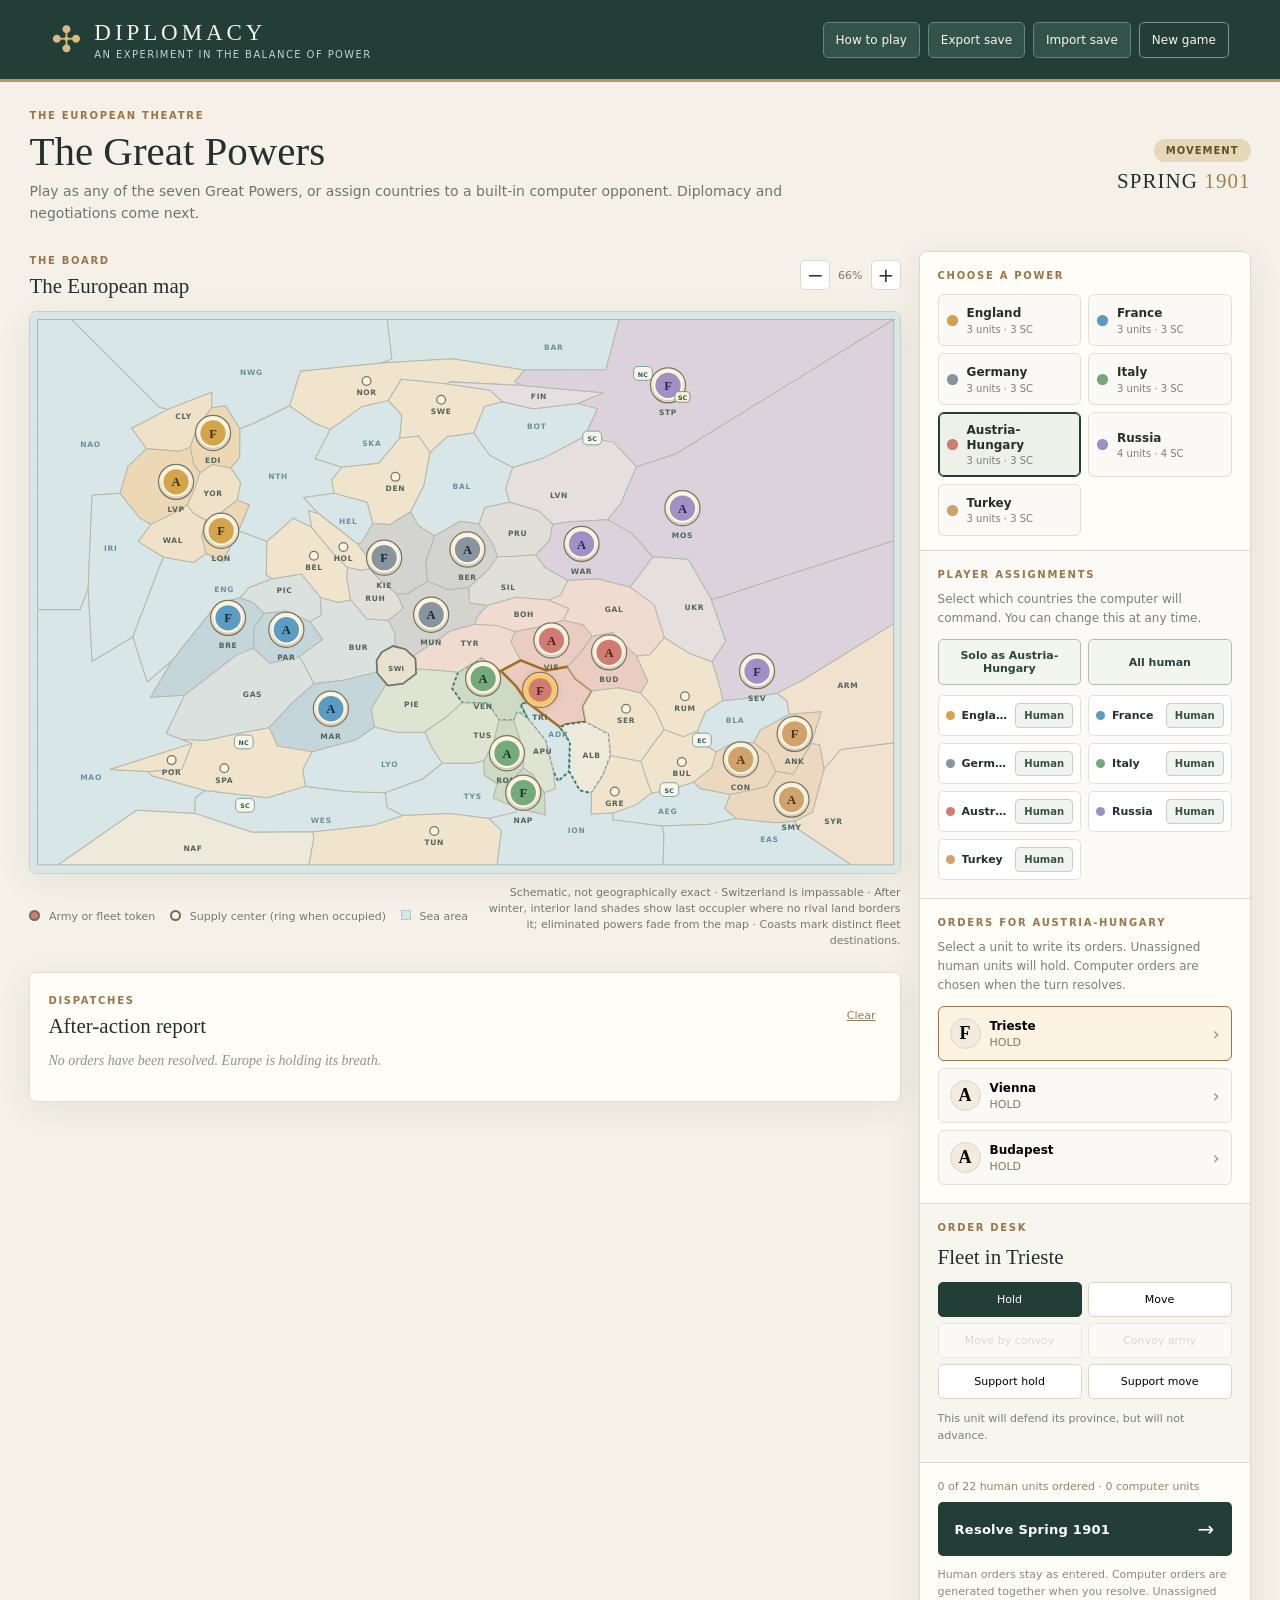
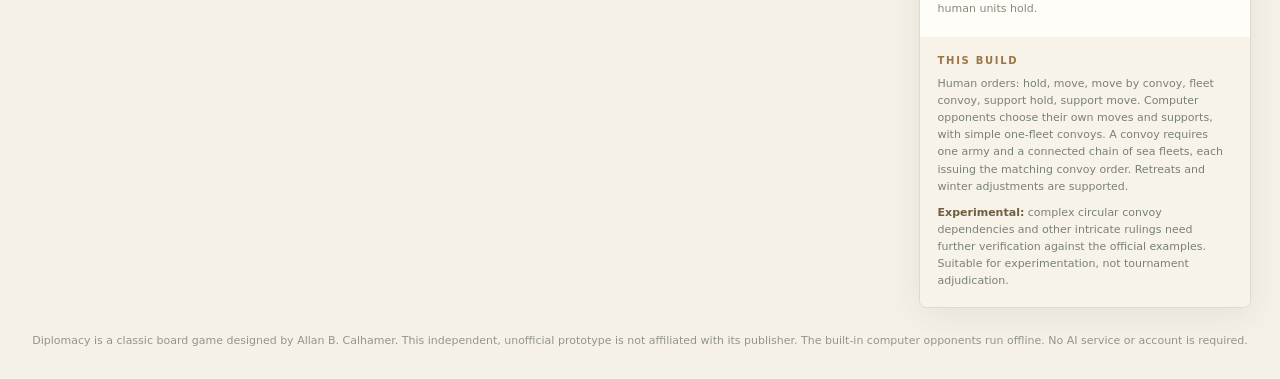
<file: index.html>
<!doctype html>
<html lang="en">
<head>
 <meta charset="utf-8" />
 <meta name="viewport" content="width=device-width,initial-scale=1" />
 <meta name="theme-color" content="#213c37" />
 <title>Diplomacy · 1901</title>
 
 <style>
:root{--forest:#223e37;--forest-dark:#192d28;--paper:#f5f1e8;--card:#fffdf8;--gold:#bb9053;--ink:#25302c;--muted:#6b766e;--line:#ddd9ce;--shadow:0 8px 35px rgba(35,48,43,.08)}
*{box-sizing:border-box}html{background:var(--paper)}body{margin:0;color:var(--ink);font-family:system-ui,-apple-system,"Segoe UI",sans-serif;font-size:14px}button,select{font:inherit}button{cursor:pointer}button:disabled{cursor:not-allowed;opacity:.48}button:focus-visible,select:focus-visible{outline:3px solid #c18d40;outline-offset:2px}.topbar{min-height:82px;display:flex;align-items:center;justify-content:space-between;gap:18px;background:var(--forest);color:#f6f1e6;padding:13px clamp(16px,4vw,60px);border-bottom:3px solid #bd955d}.brand{display:flex;align-items:center;gap:13px}.brand-mark{font-size:36px;color:#dabb7d;line-height:1}.brand-title{font-family:Georgia,serif;font-size:23px;letter-spacing:.17em}.brand-tagline{font-size:10px;text-transform:uppercase;letter-spacing:.14em;color:#c5d3cb;margin-top:3px}.header-actions{display:flex;align-items:center;gap:8px;flex-wrap:wrap}.small-button{display:inline-flex;align-items:center;justify-content:center;background:#33534a;color:#f9f4e8;border:1px solid #668478;padding:9px 12px;border-radius:5px;font-size:12px;min-height:36px}.small-button:hover{background:#416459}.small-button.ghost{background:transparent;border-color:#81958a}.file-button{cursor:pointer}main{max-width:1810px;margin:0 auto;padding:28px clamp(15px,2.3vw,38px) 20px}.page-heading{display:flex;align-items:center;justify-content:space-between;gap:30px;margin-bottom:27px}.eyebrow,.section-kicker{font-size:10px;color:#9b7547;letter-spacing:.17em;font-weight:750;text-transform:uppercase}[hidden]{display:none!important}.victory-panel{background:#fff6df;border:2px solid #b99555;border-radius:9px;padding:16px 20px;margin:-8px 0 23px;box-shadow:0 8px 22px #372b1510}.victory-panel h2{margin:3px 0 6px;color:#694d23;font-size:25px}.victory-panel p{margin:4px 0 0;color:#685a44;line-height:1.45}.power-button.eliminated{opacity:.56;border-style:dashed}.power-button.eliminated .power-name{text-decoration:line-through}.elimination-summary{font-size:11px;color:#897965;margin:10px 0 0;line-height:1.5}.victory-panel .victory-eyebrow{font-weight:800;text-transform:uppercase;letter-spacing:.12em;font-size:10px;color:#9b7547}.victory-epilogue{margin-top:15px!important;padding-top:13px;border-top:1px solid #d9bf8b;max-width:880px;font-family:Georgia,"Times New Roman",serif;font-size:17px;font-style:italic;line-height:1.55!important;color:#53442f!important}h1,h2,h3{font-family:Georgia,"Times New Roman",serif;font-weight:normal}h1{font-size:clamp(29px,3.2vw,46px);margin:9px 0 7px;line-height:1.05}h2{font-size:21px;margin:7px 0 0}.intro{color:var(--muted);margin:8px 0 0;max-width:800px;line-height:1.55}.date-panel{text-align:right;white-space:nowrap}.phase-pill{font-size:10px;letter-spacing:.1em;background:#e4d8b9;color:#625126;border-radius:25px;padding:6px 12px;font-weight:750}.date-label{font-family:Georgia,serif;font-size:21px;letter-spacing:.05em;margin-top:12px}.date-label span{color:#a47e4a}.game-layout{display:grid;grid-template-columns:minmax(0,1fr) 332px;gap:18px;align-items:start}.map-area,.sidebar{min-width:0}.panel-heading,.bulletin-header{display:flex;align-items:center;justify-content:space-between;gap:12px;margin:0 0 12px}.map-controls{display:flex;align-items:center;gap:8px;color:#7c786f;font-size:11px}.map-controls button{width:30px;height:30px;border:1px solid var(--line);background:white;border-radius:5px;color:var(--forest);font-size:20px;line-height:1}.map-viewport{border:1px solid #c9d0c6;border-radius:7px;background:#dce9e7;overflow:auto;box-shadow:var(--shadow);position:relative;max-height:min(76vh,820px);scrollbar-color:#b6c4bc transparent;touch-action:pan-x pan-y}.map-viewport svg{display:block;width:1320px;max-width:none;height:auto;user-select:none}.province{stroke:#b5b9ad;stroke-width:1.6;cursor:pointer;transition:fill .14s}.province:hover{stroke:#786544;stroke-width:3;filter:brightness(1.06)}.province.selected-cell{stroke:#a36d24;stroke-width:4}.province.legal-cell{stroke:#357a70;stroke-width:3;stroke-dasharray:5 4}.map-label{font-size:12px;font-weight:680;letter-spacing:1px;fill:#52645c;pointer-events:none;text-anchor:middle;dominant-baseline:central}.sea-label{font-size:12px;fill:#6a9298;font-weight:650;letter-spacing:1.2px}.center-occupied-rim{fill:#f9f3df;stroke:#7a7463;stroke-width:2;pointer-events:none}.center-dot{fill:#f9f3df;stroke:#7a7463;stroke-width:2;pointer-events:none}.unit-token{stroke:#fdf5df;stroke-width:3.6;cursor:pointer;filter:drop-shadow(0px 3px 2px #0003)}.unit-letter{font-size:20px;font-family:Georgia,serif;pointer-events:none;text-anchor:middle;dominant-baseline:central;font-weight:bold}.unit-selected{stroke:#f6c96d;stroke-width:7;filter:drop-shadow(0 0 7px #d18c34aa)}.unit-order-arrow{stroke:#aa682e;stroke-width:4;fill:none;marker-end:url(#arrow-head);pointer-events:none;stroke-dasharray:6 3}.map-footer{display:flex;align-items:center;gap:15px;flex-wrap:wrap;color:#737b70;font-size:11px;margin:11px 0 23px;line-height:1.45}.legend-circle{display:inline-block;width:11px;height:11px;border-radius:50%;margin-right:5px;vertical-align:-1px;border:2px solid #686f62}.unit-legend{background:#d17c73}.center-legend{background:#fff6d7}.legend-square{display:inline-block;width:10px;height:10px;background:#d4e7e8;margin-right:5px;border:1px solid #afcbcc}.map-note{flex:1;min-width:200px;text-align:right}.sidebar{background:var(--card);border:1px solid var(--line);border-radius:8px;box-shadow:var(--shadow);overflow:hidden}.side-section{padding:18px;border-bottom:1px solid var(--line)}.power-selector{padding-bottom:14px}.power-list{display:grid;grid-template-columns:repeat(2,minmax(0,1fr));gap:7px;margin-top:13px}.power-button{border:1px solid #e0ded6;border-radius:6px;background:#faf9f5;padding:10px 8px;min-height:52px;display:flex;align-items:center;gap:9px;color:var(--ink);text-align:left}.power-button:hover{border-color:#a3aa9d}.power-button.active{background:#eef1e9;border-color:var(--forest);box-shadow:inset 0 0 0 1px var(--forest)}.power-button .dot{flex-shrink:0;width:11px;height:11px;border-radius:50%;border:1px solid #0001}.power-button .power-name{font-weight:700;font-size:12px;line-height:1.2}.power-button .power-count{font-size:10px;color:#7c8077;margin-top:3px}.section-intro{font-size:12px;line-height:1.55;color:#788079;margin-top:10px}.unit-list{margin-top:12px;display:flex;flex-direction:column;gap:7px}.unit-row{display:flex;align-items:center;text-align:left;border:1px solid #e3e0d9;border-radius:6px;background:#faf9f5;padding:11px;gap:9px;width:100%}.unit-row.active{border-color:#997645;background:#fcf3e3}.unit-row:hover{border-color:#b29b77}.unit-icon{font-family:Georgia,serif;font-size:18px;font-weight:bold;display:grid;place-items:center;width:31px;height:31px;flex-shrink:0;border:1px solid #ded4c3;border-radius:50%;background:#f1ecdf}.unit-row .unit-info{flex:1;min-width:0}.unit-place{font-size:12px;font-weight:700}.unit-command{font-size:11px;color:#8d7755;margin-top:3px;overflow:hidden;text-overflow:ellipsis;white-space:nowrap}.unit-chevron{font-size:17px;color:#978b76}.editor-panel{background:#f6f5ee}.editor-title{font-family:Georgia,serif;font-size:21px;margin:12px 0}.order-modes{display:grid;grid-template-columns:repeat(2,1fr);gap:6px;margin:12px 0}.mode-btn{padding:10px 7px;font-size:11px;background:#fff;border:1px solid #d5d7ca;border-radius:5px}.mode-btn.active{background:var(--forest);color:white;border-color:var(--forest)}.field-label{display:block;color:#5c675f;font-size:11px;font-weight:700;margin:11px 0 6px}.order-select{display:block;width:100%;padding:10px 9px;background:white;color:var(--ink);border:1px solid #d5d6ca;border-radius:5px;font-size:12px}.editor-help{color:#788179;font-size:11px;line-height:1.5;margin:12px 0 0}.advance-section{padding:17px 18px 20px;background:#fffdf7}.progress-label{font-size:11px;color:#8b8578;margin-bottom:9px}.advance-button{width:100%;background:var(--forest);color:white;border:0;border-radius:5px;display:flex;align-items:center;justify-content:space-between;padding:15px 17px;font-size:13px;font-weight:700;letter-spacing:.02em}.advance-button:hover{background:#355b4f}.advance-button span{font-size:20px;font-weight:normal}.advance-footnote{font-size:11px;color:#89897f;line-height:1.55;margin-top:10px}.fine-print{background:#f7f3e8;border-bottom:0}.fine-print p{font-size:11px;line-height:1.55;color:#798077;margin:9px 0 0}.fine-print strong{color:#705e43}.bulletin{background:#fffdf8;border:1px solid #e1ded6;border-radius:7px;padding:18px;box-shadow:var(--shadow)}.bulletin-header{margin-bottom:10px}.text-button{background:none;border:none;color:#977e5e;text-decoration:underline;font-size:11px}.empty-report{color:#8e938b;font-style:italic;font-family:Georgia,serif}.report-list{max-height:400px;overflow:auto;display:grid;gap:7px}.report-entry{font-size:11px;border-left:3px solid #c6b394;background:#f7f5ee;padding:8px 10px;line-height:1.4}.report-entry.success{border-color:#73a18c}.report-entry.fail{border-color:#bd7263}.report-heading{font-family:Georgia,serif;font-size:15px;margin:10px 0}.choice-row{display:flex;gap:8px;align-items:center;margin:8px 0}.choice-row select{min-width:0;flex:1}.choice-row button{border:1px solid #c8b79e;background:#faf7ef;border-radius:4px;padding:8px}.stat-note{font-size:11px;color:#837f70;margin:10px 0}footer{font-size:11px;line-height:1.5;color:#92958b;margin:25px 0 10px;text-align:center}dialog{border:1px solid #c4b699;border-radius:9px;padding:0;max-width:540px;width:calc(100% - 30px);box-shadow:0 30px 100px #0005;background:#fffdf8}dialog::backdrop{background:#1e3129a9}.dialog-inner{padding:23px 28px 28px}.dialog-top{display:flex;justify-content:space-between;align-items:flex-start}.dialog-top h2{margin-bottom:16px}.dialog-inner p{line-height:1.6;color:#59655d;font-size:13px}.dialog-close{border:0;background:none;font-size:24px;color:#68716a}.rule-note{background:#f3f0e6;padding:12px;color:#776d59;font-size:11px;line-height:1.5;margin:15px 0}.dialog-inner .advance-button{margin-top:14px}
@media(max-width:980px){.game-layout{grid-template-columns:minmax(0,1fr)}.sidebar{display:grid;grid-template-columns:1fr 1fr}.power-selector{grid-column:1/-1}.power-list{grid-template-columns:repeat(7,minmax(0,1fr))}.power-button{padding:8px 6px;flex-direction:column;text-align:center;min-height:67px}.power-button .power-name{font-size:10px}.side-section{border-right:1px solid var(--line)}.advance-section{display:flex;flex-direction:column;justify-content:center}.fine-print{grid-column:1/-1}.map-viewport{max-height:600px}}
@media(max-width:620px){.topbar{align-items:flex-start;flex-direction:column;gap:11px;padding:14px 16px}.header-actions{gap:6px}.small-button{padding:7px 8px;font-size:11px;min-height:32px}.brand-title{font-size:20px}.brand-tagline{font-size:9px}.page-heading{align-items:flex-start;gap:10px;margin-bottom:18px}.date-label{font-size:15px}.phase-pill{font-size:9px;padding:5px 8px}h1{font-size:28px}.intro{font-size:12px}.sidebar{display:block}.power-list{grid-template-columns:repeat(4,1fr)}.power-button{flex-direction:row;text-align:left;min-height:52px}.map-footer{gap:7px 12px}.map-note{text-align:left;min-width:100%;}.map-viewport{max-height:500px}.bulletin{padding:14px}}

/* Neutral Switzerland and the fleet-specific coasts */
.swiss-territory{fill:#e8e1d0;stroke:#6b746a;stroke-width:2.8;pointer-events:auto;cursor:not-allowed}
.swiss-label{font-size:11px;font-weight:850;letter-spacing:.6px;fill:#52655e;text-anchor:middle;dominant-baseline:central;pointer-events:none}
.coast-tag{pointer-events:none}
.coast-tag rect{fill:#faf7e9;stroke:#729ca0;stroke-width:1.5;opacity:.96}
.coast-tag text{font-size:10px;font-weight:800;letter-spacing:.3px;fill:#285968;text-anchor:middle;dominant-baseline:central}
.coast-tag-active{pointer-events:auto;cursor:pointer}
.coast-tag-active rect{fill:#c2ebe1;stroke:#19796c;stroke-width:2.6}
.coast-tag-active:hover rect{fill:#a0ded1}
.unit-coast-back{fill:#f7f0d9;stroke:#637d72;stroke-width:1.2;pointer-events:none}
.unit-coast-label{font-size:10px;fill:#2d4c44;font-weight:800;text-anchor:middle;dominant-baseline:central;pointer-events:none}
.coast-choices{display:grid;grid-template-columns:1fr 1fr;gap:10px;margin:18px 0 8px}
.coast-choice{border:1px solid #9bbab2;color:#214a42;background:#edf4ed;padding:15px 10px;border-radius:6px;font-weight:700;cursor:pointer}
.coast-choice:hover{background:#d8e8e0}


/* V8: computer player assignments */
.player-settings{background:#fbfaf6}.assignment-presets{display:flex;gap:7px;margin:12px 0 10px;flex-wrap:wrap}.assignment-preset{border:1px solid #b9bcae;background:#f3f5ef;color:#28463d;border-radius:5px;padding:9px 10px;font-size:11px;font-weight:650;flex:1;min-width:112px}.assignment-preset:hover{background:#e6eee7}.controller-list{display:grid;grid-template-columns:repeat(2,minmax(0,1fr));gap:7px}.controller-item{display:flex;align-items:center;gap:7px;font-size:11px;background:#fff;border:1px solid #e3e1d8;border-radius:5px;padding:7px;min-width:0}.controller-name{flex:1;min-width:0;font-weight:650;white-space:nowrap;overflow:hidden;text-overflow:ellipsis}.controller-dot{width:9px;height:9px;flex-shrink:0;border-radius:50%}.controller-toggle{border:1px solid #c9cfc4;border-radius:4px;background:#f0f4ef;color:#375147;font-weight:750;font-size:10px;padding:6px 8px;min-width:44px}.controller-toggle.computer{background:#e1e8f1;color:#37546d;border-color:#b8c7d7}.power-button .power-count em{font-style:normal;font-weight:750;color:#466b84}.ai-notice{font-size:12px;line-height:1.55;border:1px solid #d8e0e6;background:#edf2f5;border-radius:5px;padding:11px;color:#486070}.power-button.computer-controlled{border-style:dashed}@media(max-width:600px){.controller-list{grid-template-columns:repeat(2,minmax(0,1fr))}.controller-item{padding:6px;gap:5px}.controller-toggle{padding:6px}}
</style>
</head>
<body>
 <header class="topbar">
  <div class="brand"><div class="brand-mark">✣</div><div><div class="brand-title">DIPLOMACY</div><div class="brand-tagline">An experiment in the balance of power</div></div></div>
  <div class="header-actions">
   <button class="small-button" id="helpBtn">How to play</button>
   <button class="small-button" id="exportBtn">Export save</button>
   <label class="small-button file-button" for="importFile">Import save<input id="importFile" type="file" accept=".json,application/json" hidden /></label>
   <button class="small-button ghost" id="resetBtn">New game</button>
  </div>
 </header>
 <main>
  <div class="page-heading">
   <div><div class="eyebrow">THE EUROPEAN THEATRE</div><h1 id="mainTitle">The Great Powers</h1><p class="intro">Play as any of the seven Great Powers, or assign countries to a built-in computer opponent. Diplomacy and negotiations come next.</p></div>
   <div class="date-panel"><span id="phasePill" class="phase-pill">MOVEMENT</span><div id="dateLabel" class="date-label">SPRING <span>1901</span></div></div>
  </div>
  <section class="victory-panel" id="victoryPanel" hidden aria-live="polite"><div class="victory-eyebrow">THE GAME IS OVER · SOLO VICTORY</div><h2 id="victoryTitle">A power has conquered Europe</h2><p id="victoryDescription">The game is complete.</p><p id="victoryEpilogue" class="victory-epilogue"></p></section>
  <div class="game-layout">
   <section class="map-area">
    <div class="panel-heading"><div><span class="section-kicker">THE BOARD</span><h2>The European map</h2></div><div class="map-controls"><button id="zoomOut" title="Zoom out">−</button><span id="zoomPct">100%</span><button id="zoomIn" title="Zoom in">+</button></div></div>
    <div class="map-viewport" id="mapViewport" aria-label="Interactive schematic Diplomacy map"><svg id="gameMap" role="img" aria-label="Map of Diplomacy provinces and units" viewBox="0 0 1390 895"></svg></div>
    <div class="map-footer"><span><i class="legend-circle unit-legend"></i> Army or fleet token</span><span><i class="legend-circle center-legend"></i> Supply center (ring when occupied)</span><span><i class="legend-square"></i> Sea area</span><span class="map-note">Schematic, not geographically exact · Switzerland is impassable · After winter, interior land shades show last occupier where no rival land borders it; eliminated powers fade from the map · Coasts mark distinct fleet destinations.</span></div>
    <section class="bulletin"><div class="bulletin-header"><div><span class="section-kicker">DISPATCHES</span><h2>After-action report</h2></div><button id="clearReport" class="text-button">Clear</button></div><div id="reportBody"><p class="empty-report">No orders have been resolved. Europe is holding its breath.</p></div></section>
   </section>
   <aside class="sidebar">
    <section class="side-section power-selector"><div class="section-kicker">CHOOSE A POWER</div><div id="powerList" class="power-list"></div><p id="eliminationSummary" class="elimination-summary" hidden></p></section>
    <section class="side-section player-settings"><div class="section-kicker">PLAYER ASSIGNMENTS</div><p class="section-intro">Select which countries the computer will command. You can change this at any time.</p><div class="assignment-presets"><button class="assignment-preset" id="soloPreset" type="button">Solo as selected power</button><button class="assignment-preset" id="allHumanPreset" type="button">All human</button></div><div id="controllerList" class="controller-list"></div></section>
    <section class="side-section"><div class="section-kicker">ORDERS FOR <span id="powerTitle">AUSTRIA-HUNGARY</span></div><div class="section-intro">Select a unit to write its orders. Unassigned human units will hold. Computer orders are chosen when the turn resolves.</div><div id="unitList" class="unit-list"></div></section>
    <section class="side-section editor-panel" id="editorPanel"><div class="section-kicker">ORDER DESK</div><div id="editor"></div></section>
    <section class="advance-section"><div class="progress-label" id="ordersCount">0 of 22 units ordered</div><button id="advanceBtn" class="advance-button">Resolve Spring 1901 <span>→</span></button><div class="advance-footnote" id="advanceHint">Unassigned units hold. This button resolves all seven powers simultaneously.</div></section>
    <section class="side-section fine-print"><div class="section-kicker">THIS BUILD</div><p>Human orders: hold, move, move by convoy, fleet convoy, support hold, support move. Computer opponents choose their own moves and supports, with simple one-fleet convoys. A convoy requires one army and a connected chain of sea fleets, each issuing the matching convoy order. Retreats and winter adjustments are supported.</p><p><strong>Experimental:</strong> complex circular convoy dependencies and other intricate rulings need further verification against the official examples. Suitable for experimentation, not tournament adjudication.</p></section>
   </aside>
  </div>
  <footer>Diplomacy is a classic board game designed by Allan B. Calhamer. This independent, unofficial prototype is not affiliated with its publisher. The built-in computer opponents run offline. No AI service or account is required.</footer>
 </main>
 <dialog id="coastDialog" aria-labelledby="coastDialogTitle"><div class="dialog-inner"><div class="dialog-top"><div><div class="section-kicker">FLEET MOVEMENT</div><h2 id="coastDialogTitle">Choose a coast</h2></div><button class="dialog-close" id="closeCoast" aria-label="Cancel">×</button></div><p id="coastExplanation">Select the destination coast for your fleet.</p><div id="coastChoices" class="coast-choices"></div></div></dialog>
 <dialog id="helpDialog"><div class="dialog-inner"><div class="dialog-top"><div><div class="section-kicker">FIELD GUIDE</div><h2>How to play this prototype</h2></div><button class="dialog-close" id="closeHelp" aria-label="Close">×</button></div>
  <p><strong>1. Assign players.</strong> Select a country, then use “Solo as selected power” to let the computer run the other six. Or mark individual countries Human or Computer. All-human hot seat play is still available. A player with no units and no supply centers is eliminated. The first Great Power to hold at least 18 supply centers after a Fall wins immediately. Your choices are saved with the game.</p>
  <p><strong>2. Give human orders.</strong> Select a unit and choose Hold, Move, Convoy move (army), Convoy (sea fleet), Support hold, or Support move. Alternatively, click a unit on the map and then a highlighted province to order an ordinary move. Issue convoy moves from the order desk. Repeat for the other powers. You can leave units unassigned: they hold.</p>
  <p><strong>3. Resolve.</strong> The computer supplies legal orders for its countries only when you press Resolve; you can’t see its choices beforehand. Your own orders are never overwritten. The after-action report shows outcomes. If any units are dislodged, enter retreats; otherwise the game advances to the next phase.</p>
  <p><strong>4. Continue.</strong> A power wins immediately after a Fall when it controls 18 of the 34 supply centers. Eliminated powers (no units and no centers) are noted, and their former non-center land shading is reassigned or becomes sepia where disputed. Computer powers automatically choose retreats, builds, and disbands. Fall supply-center capture and winter builds/disbands are implemented. Sea fleets can convoy armies to coastal provinces, including over multisea chains. A dislodged fleet breaks its convoy route unless another valid route survives. A dislodged unit cannot retreat into the province its attacker came from, even if it is empty.</p>
  <p><strong>5. Keep your game.</strong> Autosave stores the position on this device. Export a JSON backup to preserve it or import one later.</p>
  <div class="rule-note">Switzerland is impassable. Rome and Venice share a regular land border; armies can move directly between them. After each winter, non-supply-center land adopts the last occupant’s color unless adjacent to land shaded or owned by another power. This color has no rule effect. Convoys need an army order to move by convoy and matching orders from every fleet in a sea-route chain. The NC / SC / EC badges mark separate fleet-access coasts of St. Petersburg, Spain and Bulgaria. Province labels are abbreviated on the map. Hover or tap to select a province and read its full name in the order editor.</div>
  <button id="startBtn" class="advance-button">Enter the map <span>→</span></button></div></dialog>
 <script>
// A hand-drawn schematic atlas for standard Diplomacy (1901), not a facsimile of the published map.
// Province graph and starting positions are separate from the rendered geography.
const POWERS = [
  {id:'eng', name:'England', short:'ENG', color:'#d4a44a', ink:'#3f3013'},
  {id:'fra', name:'France', short:'FRA', color:'#5c9cc2', ink:'#102d3b'},
  {id:'ger', name:'Germany', short:'GER', color:'#88949e', ink:'#17252c'},
  {id:'ita', name:'Italy', short:'ITA', color:'#75aa7c', ink:'#16371f'},
  {id:'aus', name:'Austria-Hungary', short:'AUS', color:'#d17c73', ink:'#47231f'},
  {id:'rus', name:'Russia', short:'RUS', color:'#9f91c5', ink:'#322547'},
  {id:'tur', name:'Turkey', short:'TUR', color:'#d1a36c', ink:'#50341c'},
];
// x and y are schematic screen coordinates aligned with a graph-faithful polygon atlas.
// [name, x, y, kind, homePower?]  kind: 's' supply center, 'l' land, 'w' water
const RAW = {
 nao:['North Atlantic',80,210,'w'], nwg:['Norwegian Sea',335,95,'w'], bar:['Barents Sea',820,55,'w'],
 nth:['North Sea',380,260,'w'], ska:['Skagerrak',530,208,'w'], hel:['Heligoland Bight',493,332,'w'],
 bal:['Baltic Sea',674,277,'w'], bot:['Gulf of Bothnia',793,180,'w'],
 iri:['Irish Sea',118,375,'w'], eng:['English Channel',294,441,'w'], mao:['Mid-Atlantic Ocean',80,740,'w'],
 wes:['Western Mediterranean',448,810,'w'], lyo:['Gulf of Lyon',560,720,'w'], tys:['Tyrrhenian Sea',692,771,'w'],
 ion:['Ionian Sea',858,825,'w'], adr:['Adriatic Sea',827,672,'w'], aeg:['Aegean Sea',1002,795,'w'],
 eas:['Eastern Mediterranean',1165,840,'w'], bla:['Black Sea',1110,650,'w'],
 cly:['Clyde',245,161,'l','eng'], edi:['Edinburgh',289,204,'s','eng'], lvp:['Liverpool',233,283,'s','eng'],
 yor:['Yorkshire',292,283,'l','eng'], wal:['Wales',228,358,'l','eng'], lon:['London',320,356,'s','eng'],
 nor:['Norway',528,94,'s'], swe:['Sweden',657,121,'s'], fin:['Finland',812,129,'l','rus'],
 stp:['St Petersburg',1018,129,'s','rus'], lvn:['Livonia',844,287,'l','rus'], mos:['Moscow',1041,325,'s','rus'],
 bre:['Brest',305,489,'s','fra'], pic:['Picardy',406,438,'l','fra'], par:['Paris',410,516,'s','fra'],
 bur:['Burgundy',524,529,'l','fra'], gas:['Gascony',355,605,'l','fra'], mar:['Marseilles',480,645,'s','fra'],
 bel:['Belgium',460,398,'s'], hol:['Holland',509,374,'s'], den:['Denmark',583,275,'s'],
 kie:['Kiel',565,404,'s','ger'], ber:['Berlin',698,391,'s','ger'], mun:['Munich',640,495,'s','ger'],
 ruh:['Ruhr',551,451,'l','ger'], pru:['Prussia',778,347,'l','ger'], sil:['Silesia',763,433,'l','ger'],
 por:['Portugal',175,720,'s'], spa:['Spain',310,740,'s'], naf:['North Africa',260,850,'l'],
 tun:['Tunis',646,829,'s'],
 pie:['Piedmont',609,621,'l','ita'], ven:['Venice',738,580,'s','ita'], tus:['Tuscany',722,669,'l','ita'],
 rom:['Rome',758,707,'s','ita'], apu:['Apulia',818,696,'l','ita'], nap:['Naples',786,780,'s','ita'],
 tyr:['Tyrolia',702,523,'l','aus'], boh:['Bohemia',788,477,'l','aus'], vie:['Vienna',833,529,'s','aus'],
 tri:['Trieste',814,615,'s','aus'], bud:['Budapest',927,554,'s','aus'], gal:['Galicia',932,469,'l','aus'],
 war:['Warsaw',880,382,'s','rus'], ukr:['Ukraine',1060,465,'l','rus'], sev:['Sevastopol',1160,585,'s','rus'],
 alb:['Albania',896,701,'l'], ser:['Serbia',951,645,'s'], rum:['Rumania',1045,625,'s'],
 bul:['Bulgaria',1040,730,'s'], gre:['Greece',933,777,'s'],
 con:['Constantinople',1135,725,'s','tur'], ank:['Ankara',1220,685,'s','tur'],
 smy:['Smyrna',1215,790,'s','tur'], arm:['Armenia',1305,590,'l','tur'], syr:['Syria',1282,807,'l','tur'],
};
const PROVINCES = Object.fromEntries(Object.entries(RAW).map(([id,v])=> [id,{id,name:v[0],x:v[1],y:v[2],kind:v[3],home:v[4]||null}]));
const CENTERS = Object.keys(PROVINCES).filter(k=>PROVINCES[k].kind==='s');
const SEAS = Object.keys(PROVINCES).filter(k=>PROVINCES[k].kind==='w');

// Complete undirected ARMY graph of land borders; links from a water province are illegal.
const ARMY_PAIRS = `
 alb-tri alb-ser alb-gre
 ank-con ank-smy ank-arm
 apu-ven apu-rom apu-nap
 arm-smy arm-syr arm-sev
 bel-pic bel-bur bel-ruh bel-hol
 ber-kie ber-mun ber-sil ber-pru
 boh-mun boh-tyr boh-vie boh-gal boh-sil
 bre-par bre-pic bre-gas
 bud-vie bud-tri bud-ser bud-rum bud-gal
 bul-rum bul-ser bul-gre bul-con
 bur-par bur-pic bur-ruh bur-mun bur-mar bur-gas
 cly-edi cly-lvp
 con-smy
 den-kie den-swe
 edi-lvp edi-yor
 fin-nor fin-swe fin-stp
 gal-vie gal-rum gal-ukr gal-war gal-sil
 gas-par gas-mar gas-spa
 gre-ser
 hol-ruh hol-kie
 kie-ruh kie-mun
 lon-wal lon-yor
 lvn-pru lvn-war lvn-mos lvn-stp
 lvp-yor lvp-wal
 mar-spa mar-pie
 mos-stp mos-war mos-ukr mos-sev
 mun-ruh mun-sil mun-tyr
 naf-tun
 nap-rom
 nor-swe nor-stp
 par-pic par-bur
 pic-bel
 pie-ven pie-tyr pie-tus
 por-spa
 pru-sil pru-war
 rom-tus rom-ven
 ruh-bel
 rum-ser rum-ukr rum-sev
 ser-tri ser-gre
 sev-ukr
 sil-war
 smy-syr
 spa-por
 stp-fin
 swe-fin
 tri-tyr tri-vie tri-ven
 tun-naf
 tus-ven
 tyr-vie tyr-ven
 ukr-war
 ven-tri
 vie-bud
 wal-yor
 war-gal
`;
// Uncoasted keys are sea spaces or single-coast land provinces.
// A fleet occupying a two-coast province carries the /nc, /sc or /ec qualifier.
const FLEET_PAIRS = `
 nao-nwg nao-iri nao-mao nao-cly nao-lvp
 nwg-bar nwg-nth nwg-nor nwg-cly nwg-edi
 bar-nor bar-stp/nc
 nth-ska nth-hel nth-eng nth-edi nth-yor nth-lon nth-bel nth-hol nth-den nth-nor
 ska-nor ska-swe ska-den
 hel-hol hel-kie hel-den
 bal-den bal-swe bal-bot bal-lvn bal-pru bal-ber bal-kie
 bot-swe bot-fin bot-stp/sc bot-lvn
 mao-iri mao-eng mao-wes mao-bre mao-gas mao-spa/nc mao-spa/sc mao-por mao-naf
 iri-eng iri-lvp iri-wal
 eng-lon eng-wal eng-pic eng-bre eng-bel
 wes-lyo wes-tys wes-spa/sc wes-naf wes-tun
 lyo-tys lyo-spa/sc lyo-mar lyo-pie lyo-tus
 tys-ion tys-tun tys-tus tys-rom tys-nap
 ion-adr ion-aeg ion-eas ion-tun ion-nap ion-apu ion-alb ion-gre
 adr-ven adr-tri adr-alb adr-apu
 aeg-eas aeg-gre aeg-bul/sc aeg-con aeg-smy
 eas-smy eas-syr
 bla-rum bla-bul/ec bla-con bla-ank bla-arm bla-sev
 cly-lvp cly-edi
 edi-yor
 lvp-wal
 wal-lon
 yor-lon
 nor-stp/nc nor-swe
 swe-fin swe-den
 fin-stp/sc
 den-kie den-swe
 kie-hol kie-ber
 hol-bel
 bel-pic
 pic-bre
 bre-gas
 gas-spa/nc
 spa/nc-por spa/sc-por spa/sc-mar
 mar-pie
 pie-tus
 tus-rom
 rom-nap
 nap-apu
 apu-ven
 ven-tri
 tri-alb
 alb-gre
 gre-bul/sc
 bul/sc-con bul/ec-con bul/ec-rum
 rum-sev
 sev-arm
 arm-ank
 ank-con
 con-smy
 smy-syr
 lvn-pru lvn-stp/sc
 pru-ber
 naf-tun
`;
function makeGraph(pairs){
 const out={};
 for(const [a,b] of pairs.trim().split(/\s+/).map(t=>t.split('-'))){
  if(!a||!b)continue;
  (out[a] ||= new Set()).add(b);
  (out[b] ||= new Set()).add(a);
 }
 return Object.fromEntries(Object.entries(out).map(([k,v])=>[k,[...v].sort()]));
}
const ARMY_GRAPH=makeGraph(ARMY_PAIRS), FLEET_GRAPH=makeGraph(FLEET_PAIRS);
const INITIAL_UNITS = [
 ['eng','f','lon'], ['eng','f','edi'], ['eng','a','lvp'],
 ['fra','f','bre'], ['fra','a','par'], ['fra','a','mar'],
 ['ger','f','kie'], ['ger','a','ber'], ['ger','a','mun'],
 ['ita','f','nap'], ['ita','a','ven'], ['ita','a','rom'],
 ['aus','f','tri'], ['aus','a','vie'], ['aus','a','bud'],
 ['rus','f','stp','sc'], ['rus','f','sev'], ['rus','a','mos'], ['rus','a','war'],
 ['tur','f','ank'], ['tur','a','con'], ['tur','a','smy'],
];
function toProvince(k){return (k||'').split('/')[0]}
function display(k){
 const [id,coast]=String(k).split('/');
 return (PROVINCES[id]?.name||id)+(coast?` (${coast.toUpperCase()})`:'');
}
function unitNode(unit){return unit.type==='f' && unit.coast?`${unit.at}/${unit.coast}`:unit.at}
function fleetNeighbors(unit){return FLEET_GRAPH[unitNode(unit)]||[]}
function destinations(unit){return unit.type==='a'?(ARMY_GRAPH[unit.at]||[]):fleetNeighbors(unit)}
function mayReach(unit,to){return destinations(unit).includes(to)}

// Cartographic influence is NOT a rule of Diplomacy: only supply centers have ownership.
// Keep the last unit to occupy each non-center land space, even if it later moves on.
function ensureVisualState(game){
 if(!game.visualOwners || typeof game.visualOwners!=='object')game.visualOwners={};
 if(!game.lastVisitors || typeof game.lastVisitors!=='object')game.lastVisitors={};
 for(const p of Object.values(PROVINCES))if(p.kind==='l' && !Object.hasOwn(game.visualOwners,p.id))game.visualOwners[p.id]=p.home||null;
}
function recordLandVisitors(game){
 ensureVisualState(game);
 for(const u of game.units)if(PROVINCES[u.at]?.kind==='l'){
  game.lastVisitors[u.at]=u.power;
  // A real occupation supersedes any inferred post-elimination map shading.
  if(game.eliminationRegions && !game.eliminated?.[u.power])delete game.eliminationRegions[u.at];
 }
}
function applyWinterShading(game){
 ensureVisualState(game);
 // Check all borders against the SAME pre-winter snapshot, never partially updated colors.
 const old={...game.visualOwners};
 function landOwner(id){const p=PROVINCES[id];return p?.kind==='s'?game.owned[id]||null:p?.kind==='l'?old[id]||null:null;}
 for(const p of Object.values(PROVINCES)){
  if(p.kind!=='l')continue; // Never recolor water or supply centers.
  const visitor=game.lastVisitors[p.id];
  if(!visitor || game.eliminated?.[visitor] || game.eliminationRegions?.[p.id])continue;
  const besideAnotherPower=(ARMY_GRAPH[p.id]||[]).some(id=>{const owner=landOwner(id);return owner && owner!==visitor;});
  if(!besideAnotherPower)game.visualOwners[p.id]=visitor;
 }
}

// A speculative epilogue, not another win condition. Every power receives its own ending.
const VICTORY_EPILOGUES = {
 eng: 'The Royal Navy has secured the continent as decisively as the seas. Europe must now be governed from London, where the Cabinet discovers that controlling every port is considerably easier than reconciling the peoples behind them.',
 fra: 'Paris announces a new continental settlement: one code of law, one system of weights and measures, and an alarming number of prefects. The Republic speaks of fraternity; the new provinces wonder when they will be consulted.',
 ger: 'Berlin declares the European balance of power obsolete: there are no longer enough independent powers to balance. The general staff turns from campaign maps to railway schedules, while the civilian government begins the more difficult business of keeping the peace.',
 ita: 'The dream of Italian unity has produced the unforeseen side effect of European unity. Rome celebrates another empire; its ministers discover that crossing the Alps was simpler than administering everything on the other side.',
 aus: 'The Habsburg court proclaims a continental peace, in every language of the monarchy and several more besides. Vienna has united Europe by force of arms; the imperial civil service must now establish precisely what “united” means.',
 rus: 'The imperial eagles fly westward toward the Atlantic. St. Petersburg promises order across the continent, although its ministers soon discover that an empire of this size has more railway lines to build than bureaucrats to supervise them.',
 tur: 'The Sublime Porte announces the restoration of Ottoman greatness on a scale beyond any sultan’s imagining. From Istanbul, the grand vizier must now master the politics of capitals that once seemed very far away.'
};

// Endgame state is a rule; influence coloring is only a presentation layer.
const SOLO_VICTORY_CENTERS=18;
function centerCount(g,id){return Object.values(g.owned).filter(owner=>owner===id).length;}
function eliminated(g,id){return Boolean(g.eliminated?.[id]);}
function provinceInfluenceSource(g,id){
 const p=PROVINCES[id];
 if(!p || p.kind==='w')return null;
 const idOwner=p.kind==='s'?g.owned[id]:g.eliminationRegions?.[id]?null:g.visualOwners?.[id];
 return idOwner && !eliminated(g,idOwner)?idOwner:null;
}
function shadeFormerTerritories(g){
 ensureVisualState(g);
 const former=Object.keys(g.eliminationRegions||{});
 if(!former.length)return;
 // Use authentic (not inferred) surviving territories as sources in a
 // shortest-path, land-only calculation. A disputed border is sepia.
 const sources=new Map();
 for(const p of Object.values(PROVINCES)){
  const owner=provinceInfluenceSource(g,p.id);
  if(owner)sources.set(p.id,owner);
 }
 for(const id of former){
  const adjacent=new Set((ARMY_GRAPH[id]||[]).map(n=>sources.get(n)).filter(Boolean));
  if(adjacent.size>1){g.visualOwners[id]=null;continue;}
  let near=new Set(),min=Infinity;
  const seen=new Set([id]),queue=[[id,0]];
  for(let i=0;i<queue.length;i++){
   const [at,d]=queue[i];if(d>min)break;
   if(d>0 && sources.has(at)){
    if(d<min){min=d;near=new Set();}
    near.add(sources.get(at));continue;
   }
   for(const next of ARMY_GRAPH[at]||[]){
    if(seen.has(next)||PROVINCES[next]?.kind==='w')continue;
    seen.add(next);queue.push([next,d+1]);
   }
  }
  g.visualOwners[id]=near.size===1?[...near][0]:null;
 }
}
function discoverEliminations(g){
 ensureVisualState(g);
 g.eliminated ||= {};
 g.eliminationRegions ||= {};
 const newly=[];
 for(const p of POWERS){
  if(eliminated(g,p.id)||centerCount(g,p.id)>0)continue;
  if(g.units.some(u=>u.power===p.id)||(g.retreats||[]).some(u=>u.power===p.id))continue;
  g.eliminated[p.id]={year:g.year,season:g.season};newly.push(p.id);
 }
 if(newly.length){
  for(const p of Object.values(PROVINCES)){
   if(p.kind==='l'&&newly.includes(g.visualOwners[p.id])){
    g.eliminationRegions[p.id]=g.visualOwners[p.id];
    g.visualOwners[p.id]=null;
   }
  }
  shadeFormerTerritories(g);
 }
 return newly;
}
function addEliminationDispatches(g,ids){
 if(!ids.length)return;
 const lines=ids.map(id=>`${POWERS.find(p=>p.id===id).name.toUpperCase()} ELIMINATED — no units or supply centers remain.`);
 if(g.result?.logs)g.result.logs.push(...lines);
 g.history.push({year:g.year,season:g.season,logs:lines});
}
function declareSoloVictory(g,restored=false){
 if(g.victory)return false;
 const champion=POWERS.find(p=>centerCount(g,p.id)>=SOLO_VICTORY_CENTERS);
 if(!champion)return false;
 const owned=centerCount(g,champion.id);
 g.victory={power:champion.id,centers:owned,year:g.year,season:g.season,restored:Boolean(restored)};
 g.phase='finished';g.orders={};delete g.retreats;delete g.retreatOrders;delete g.adjustOrders;
 const line=`${champion.name.toUpperCase()} WINS — ${owned} of 34 supply centers (18 required).`;
 if(!restored){
  if(g.result?.logs)g.result.logs.push(line);
  g.history.push({year:g.year,season:g.season,logs:[line]});
 }
 return true;
}
function reconcileEndgameOnLoad(g){
 // Older autosaves may have progressed beyond 18 centers. Recognize them on
 // opening without claiming to know the exact historical victory date.
 discoverEliminations(g);
 if(g.victory)g.phase='finished';
 else declareSoloVictory(g,true);
 shadeFormerTerritories(g);
}

function initialGame(){
 const owned=Object.fromEntries(CENTERS.map(id=>[id,PROVINCES[id].home||null]));
 return {year:1901,season:'Spring',phase:'orders',units:INITIAL_UNITS.map(([power,type,at,coast])=>({id:`${power}-${type}-${at}`,power,type,at,coast:coast||null})),owned,orders:{},result:null,history:[],visualOwners:Object.fromEntries(Object.values(PROVINCES).filter(p=>p.kind==='l').map(p=>[p.id,p.home||null])),lastVisitors:{}};
}

</script>
 <script>
// Hand-built exact-contact polygon atlas, with Switzerland excised as impassable terrain.
// Province boundaries are schematic; fleet coasts are represented separately.
const ATLAS_CELLS = {"nao":[[[207.5,152.5],[67.0,12.0],[12.0,12.0],[12.0,475.0],[80.0,475.0],[92.7,441.7],[99.0,292.5],[143.7,289.3],[156.5,246.5],[186.0,218.0],[162.5,185.5],[220.0,155.3]]],"nwg":[[[67.0,12.0],[207.5,152.5],[220.0,155.3],[290.0,128.0],[289.7,153.3],[312.0,149.5],[334.7,186.3],[357.5,177.5],[414.3,149.7],[431.5,94.5],[561.0,81.3],[577.5,75.0],[570.0,12.0]]],"bar":[[[940.0,12.0],[570.0,12.0],[577.5,75.0],[561.0,81.3],[674.0,74.5],[788.7,92.7],[919.0,92.0]]],"nth":[[[357.5,177.5],[334.7,186.3],[334.5,232.0],[320.3,249.0],[336.0,271.5],[330.7,299.7],[350.0,308.0],[331.3,352.3],[337.0,350.5],[378.0,366.3],[420.0,329.0],[449.7,344.0],[444.5,317.0],[460.7,322.0],[436.5,296.0],[485.3,289.0],[481.5,267.5],[497.7,247.7],[455.0,234.0],[479.3,187.3],[454.0,177.0],[414.3,149.7]]],"ska":[[[571.7,141.0],[529.0,151.0],[479.3,187.3],[455.0,234.0],[497.7,247.7],[556.5,241.5],[590.0,201.3],[593.5,164.5]]],"hel":[[[485.3,289.0],[436.5,296.0],[460.7,322.0],[501.0,353.0],[522.3,370.0],[529.0,368.0],[547.0,337.0],[538.0,303.5]]],"bal":[[[665.5,199.0],[638.0,224.3],[628.5,276.0],[607.3,318.7],[619.5,340.5],[645.7,357.3],[686.0,334.0],[716.7,338.3],[726.0,312.0],[765.3,303.7],[759.0,282.0],[770.3,248.0],[733.5,228.5],[708.0,192.7]]],"bot":[[[725.0,150.5],[708.0,192.7],[733.5,228.5],[770.3,248.0],[818.5,233.5],[885.0,198.7],[905.5,154.5],[874.3,146.0],[802.5,154.5],[754.0,143.3]]],"iri":[[[99.0,292.5],[92.7,441.7],[99.0,557.5],[164.0,518.7],[206.0,408.0],[213.3,391.3],[173.0,366.5],[193.0,338.7],[175.5,329.0],[143.7,289.3]]],"eng":[[[280.7,385.0],[261.0,399.5],[213.3,391.3],[206.0,408.0],[164.0,518.7],[187.0,590.5],[226.3,556.7],[299.5,465.0],[335.0,456.0],[350.0,439.5],[386.7,425.7],[377.0,419.5],[378.0,366.3],[337.0,350.5],[331.3,352.3],[307.0,398.5]]],"mao":[[[246.7,611.3],[192.5,614.5],[226.3,556.7],[187.0,590.5],[164.0,518.7],[99.0,557.5],[92.7,441.7],[80.0,475.0],[12.0,475.0],[12.0,882.0],[45.0,882.0],[170.0,795.0],[262.7,800.0],[264.0,775.0],[279.3,763.3],[195.0,740.0],[188.3,733.3],[127.5,730.0],[258.8,688.3],[242.28,681.98],[217.5,672.5]]],"wes":[[[379.0,775.0],[279.3,763.3],[264.0,775.0],[262.7,800.0],[354.0,830.0],[451.3,829.7],[547.0,819.5],[595.3,803.3],[570.0,790.5],[566.7,767.0],[504.0,765.0],[439.3,756.7]]],"lyo":[[[520.0,682.5],[450.0,701.7],[435.0,730.0],[439.3,756.7],[504.0,765.0],[566.7,767.0],[626.0,745.5],[658.0,720.0],[641.0,694.5],[630.3,670.0],[584.5,670.5],[549.7,662.0]]],"tys":[[[707.0,720.0],[658.0,720.0],[626.0,745.5],[566.7,767.0],[570.0,790.5],[595.3,803.3],[669.0,800.0],[732.0,808.3],[775.0,798.0],[778.7,792.0],[739.0,775.5],[745.3,752.7],[725.0,739.0],[724.0,715.7]]],"ion":[[[820.7,767.0],[822.0,802.5],[778.7,792.0],[775.0,798.0],[732.0,808.3],[752.0,827.0],[745.0,882.0],[1010.0,882.0],[1011.5,832.5],[1008.3,820.0],[930.0,810.0],[931.0,799.0],[895.5,801.0],[895.7,767.7],[877.0,763.0],[860.3,732.7],[842.5,748.5],[834.3,731.0],[838.0,760.5]]],"adr":[[[793.0,622.3],[782.5,626.0],[794.3,649.3],[822.5,684.0],[834.3,731.0],[842.5,748.5],[860.3,732.7],[861.5,686.5],[845.7,662.7],[820.5,643.5]]],"aeg":[[[1021.0,762.5],[991.7,767.3],[967.5,786.0],[931.0,799.0],[930.0,810.0],[1008.3,820.0],[1083.5,817.5],[1127.3,808.3],[1108.5,792.5],[1117.3,770.0],[1068.5,760.0],[1059.0,750.0]]],"eas":[[[1083.5,817.5],[1008.3,820.0],[1011.5,832.5],[1010.0,882.0],[1310.0,882.0],[1223.5,823.5],[1220.7,812.3],[1190.0,815.0],[1127.3,808.3]]],"bla":[[[1135.0,617.5],[1105.0,620.0],[1077.5,637.5],[1065.0,668.3],[1075.0,690.0],[1095.0,701.7],[1122.5,687.5],[1155.0,686.7],[1165.0,667.5],[1211.7,641.7],[1207.5,620.0],[1191.7,608.3]]],"cly":[[[289.7,153.3],[290.0,128.0],[220.0,155.3],[162.5,185.5],[186.0,218.0],[239.0,222.0],[255.7,216.0],[267.0,182.5]]],"edi":[[[267.0,182.5],[255.7,216.0],[261.0,243.5],[271.3,256.7],[290.5,243.5],[320.3,249.0],[334.5,232.0],[334.7,186.3],[312.0,149.5],[289.7,153.3]]],"lvp":[[[239.0,222.0],[186.0,218.0],[156.5,246.5],[143.7,289.3],[175.5,329.0],[193.0,338.7],[230.5,320.5],[251.0,308.0],[262.5,283.0],[271.3,256.7],[261.0,243.5],[255.7,216.0]]],"yor":[[[262.5,283.0],[251.0,308.0],[260.0,320.5],[280.0,332.3],[306.0,319.5],[330.7,299.7],[336.0,271.5],[320.3,249.0],[290.5,243.5],[271.3,256.7]]],"wal":[[[230.5,320.5],[193.0,338.7],[173.0,366.5],[213.3,391.3],[261.0,399.5],[280.7,385.0],[274.0,357.0],[280.0,332.3],[260.0,320.5],[251.0,308.0]]],"lon":[[[330.7,299.7],[306.0,319.5],[280.0,332.3],[274.0,357.0],[280.7,385.0],[307.0,398.5],[331.3,352.3],[350.0,308.0]]],"nor":[[[431.5,94.5],[414.3,149.7],[454.0,177.0],[479.3,187.3],[529.0,151.0],[571.7,141.0],[592.5,107.5],[665.7,114.7],[670.0,111.5],[786.0,117.3],[773.0,111.5],[788.7,92.7],[674.0,74.5],[561.0,81.3]]],"swe":[[[592.5,107.5],[571.7,141.0],[593.5,164.5],[590.0,201.3],[620.0,198.0],[638.0,224.3],[665.5,199.0],[708.0,192.7],[725.0,150.5],[754.0,143.3],[734.5,125.0],[665.7,114.7]]],"fin":[[[734.5,125.0],[754.0,143.3],[802.5,154.5],[874.3,146.0],[915.0,129.0],[786.0,117.3],[670.0,111.5],[665.7,114.7]]],"stp":[[[773.0,111.5],[786.0,117.3],[915.0,129.0],[874.3,146.0],[905.5,154.5],[885.0,198.7],[931.0,208.0],[967.7,247.0],[1029.5,227.0],[1378.0,12.0],[940.0,12.0],[919.0,92.0],[788.7,92.7]]],"lvn":[[[818.5,233.5],[770.3,248.0],[759.0,282.0],[765.3,303.7],[811.0,317.0],[834.0,338.7],[862.0,334.5],[921.7,331.3],[942.5,306.0],[967.7,247.0],[931.0,208.0],[885.0,198.7]]],"mos":[[[1378.0,365.0],[1378.0,12.0],[1029.5,227.0],[967.7,247.0],[942.5,306.0],[921.7,331.3],[960.5,353.5],[993.7,390.7],[1050.5,395.0],[1087.0,458.3],[1100.5,455.0]]],"bre":[[[299.5,465.0],[226.3,556.7],[192.5,614.5],[246.7,611.3],[330.0,547.0],[356.7,536.7],[357.5,502.5],[373.7,481.0],[355.5,463.5],[335.0,456.0]]],"pic":[[[386.7,425.7],[350.0,439.5],[335.0,456.0],[355.5,463.5],[373.7,481.0],[408.0,477.0],[446.7,494.3],[465.0,483.5],[463.3,455.0],[433.0,418.0]]],"par":[[[357.5,502.5],[356.7,536.7],[382.5,560.5],[429.7,550.0],[467.0,522.5],[446.7,494.3],[408.0,477.0],[373.7,481.0]]],"bur":[[[446.7,494.3],[467.0,522.5],[429.7,550.0],[439.5,567.0],[453.0,593.0],[502.0,587.0],[553.925,574.505],[553.0,556.0],[561.0,543.0],[579.0,533.0],[583.079,534.02],[582.0,512.0],[571.7,491.7],[537.5,490.0],[511.7,459.3],[492.0,463.5],[463.3,455.0],[465.0,483.5]]],"gas":[[[330.0,547.0],[246.7,611.3],[217.5,672.5],[242.28,681.98],[280.91,683.56],[332.5,672.5],[381.7,663.3],[417.5,625.0],[453.0,593.0],[439.5,567.0],[429.7,550.0],[382.5,560.5],[356.7,536.7]]],"mar":[[[502.0,587.0],[453.0,593.0],[417.5,625.0],[381.7,663.3],[395.0,692.5],[450.0,701.7],[520.0,682.5],[549.7,662.0],[544.5,633.0],[568.712,593.309],[554.0,576.0],[553.925,574.505]]],"bel":[[[420.0,329.0],[378.0,366.3],[377.0,419.5],[386.7,425.7],[433.0,418.0],[463.3,455.0],[492.0,463.5],[511.7,459.3],[505.5,424.5],[506.7,407.7],[484.5,386.0],[449.7,344.0]]],"hol":[[[460.7,322.0],[444.5,317.0],[449.7,344.0],[484.5,386.0],[506.7,407.7],[530.0,412.5],[541.7,409.7],[537.0,389.0],[522.3,370.0],[501.0,353.0]]],"den":[[[556.5,241.5],[497.7,247.7],[481.5,267.5],[485.3,289.0],[538.0,303.5],[547.0,337.0],[574.0,339.5],[607.3,318.7],[628.5,276.0],[638.0,224.3],[620.0,198.0],[590.0,201.3]]],"kie":[[[574.0,339.5],[547.0,337.0],[529.0,368.0],[522.3,370.0],[537.0,389.0],[541.7,409.7],[558.0,427.5],[585.3,450.0],[602.5,449.5],[634.3,430.0],[631.5,397.5],[645.7,357.3],[619.5,340.5],[607.3,318.7]]],"ber":[[[716.7,338.3],[686.0,334.0],[645.7,357.3],[631.5,397.5],[634.3,430.0],[669.0,443.0],[700.3,439.7],[730.5,412.0],[746.3,390.3],[738.0,369.0]]],"mun":[[[585.3,450.0],[595.5,473.0],[571.7,491.7],[582.0,512.0],[583.079,534.02],[599.0,538.0],[611.089,549.334],[671.0,509.0],[710.0,498.3],[714.0,486.0],[730.3,468.3],[701.5,464.0],[700.3,439.7],[669.0,443.0],[634.3,430.0],[602.5,449.5]]],"ruh":[[[505.5,424.5],[511.7,459.3],[537.5,490.0],[571.7,491.7],[595.5,473.0],[585.3,450.0],[558.0,427.5],[541.7,409.7],[530.0,412.5],[506.7,407.7]]],"pru":[[[765.3,303.7],[726.0,312.0],[716.7,338.3],[738.0,369.0],[746.3,390.3],[770.5,390.0],[807.0,387.3],[829.0,364.5],[834.0,338.7],[811.0,317.0]]],"sil":[[[770.5,390.0],[746.3,390.3],[730.5,412.0],[700.3,439.7],[701.5,464.0],[730.3,468.3],[775.5,455.0],[827.7,459.7],[847.5,451.0],[858.3,428.0],[821.5,407.5],[807.0,387.3]]],"por":[[[258.8,688.3],[127.5,730.0],[188.3,733.3],[242.5,730.0]]],"spa":[[[332.5,672.5],[280.91,683.56],[242.28,681.98],[258.8,688.3],[242.5,730.0],[188.3,733.3],[195.0,740.0],[279.3,763.3],[379.0,775.0],[439.3,756.7],[435.0,730.0],[450.0,701.7],[395.0,692.5],[381.7,663.3]]],"naf":[[[262.7,800.0],[170.0,795.0],[45.0,882.0],[445.0,882.0],[453.0,839.5],[451.3,829.7],[354.0,830.0]]],"tun":[[[547.0,819.5],[451.3,829.7],[453.0,839.5],[445.0,882.0],[745.0,882.0],[752.0,827.0],[732.0,808.3],[669.0,800.0],[595.3,803.3]]],"pie":[[[655.5,572.0],[615.677,569.244],[616.0,577.0],[595.0,593.0],[571.0,596.0],[568.712,593.309],[544.5,633.0],[549.7,662.0],[584.5,670.5],[630.3,670.0],[665.5,645.0],[689.7,623.3],[673.5,600.5],[683.0,574.7]]],"ven":[[[751.3,572.7],[720.0,551.5],[683.0,574.7],[673.5,600.5],[689.7,623.3],[730.0,624.5],[748.0,651.0],[772.0,652.0],[778.0,638.0],[794.3,649.3],[782.5,626.0],[793.0,622.3],[776.0,597.5]]],"tus":[[[665.5,645.0],[630.3,670.0],[641.0,694.5],[658.0,720.0],[707.0,720.0],[724.0,715.7],[740.0,688.0],[748.0,651.0],[730.0,624.5],[689.7,623.3]]],"rom":[[[772.0,652.0],[748.0,651.0],[740.0,688.0],[724.0,715.7],[725.0,739.0],[745.3,752.7],[772.0,743.5],[787.3,727.7],[788.0,701.5]]],"apu":[[[794.3,649.3],[778.0,638.0],[772.0,652.0],[788.0,701.5],[787.3,727.7],[802.0,738.0],[820.7,767.0],[838.0,760.5],[834.3,731.0],[822.5,684.0]]],"nap":[[[787.3,727.7],[772.0,743.5],[745.3,752.7],[739.0,775.5],[778.7,792.0],[822.0,802.5],[820.7,767.0],[802.0,738.0]]],"tyr":[[[611.089,549.334],[615.0,553.0],[615.677,569.244],[655.5,572.0],[683.0,574.7],[720.0,551.5],[751.3,572.7],[758.0,569.0],[783.0,555.7],[767.5,526.0],[774.3,509.7],[745.0,500.0],[710.0,498.3],[671.0,509.0]]],"boh":[[[827.7,459.7],[775.5,455.0],[730.3,468.3],[714.0,486.0],[710.0,498.3],[745.0,500.0],[774.3,509.7],[810.5,503.0],[851.0,491.7],[860.0,473.0]]],"vie":[[[851.0,491.7],[810.5,503.0],[774.3,509.7],[767.5,526.0],[783.0,555.7],[823.5,572.0],[858.0,566.0],[880.0,541.5],[897.3,517.3],[882.5,499.0]]],"tri":[[[758.0,569.0],[751.3,572.7],[776.0,597.5],[793.0,622.3],[820.5,643.5],[845.7,662.7],[855.0,658.0],[887.0,653.7],[882.5,630.0],[897.3,604.7],[870.5,584.5],[858.0,566.0],[823.5,572.0],[783.0,555.7]]],"bud":[[[880.0,541.5],[858.0,566.0],[870.5,584.5],[897.3,604.7],[939.0,599.5],[974.3,608.0],[986.0,589.5],[968.0,549.3],[929.5,511.5],[897.3,517.3]]],"gal":[[[847.5,451.0],[827.7,459.7],[860.0,473.0],[851.0,491.7],[882.5,499.0],[897.3,517.3],[929.5,511.5],[968.0,549.3],[988.5,547.0],[1012.3,519.7],[996.0,467.0],[957.3,438.7],[906.0,425.5],[858.3,428.0]]],"war":[[[921.7,331.3],[862.0,334.5],[834.0,338.7],[829.0,364.5],[807.0,387.3],[821.5,407.5],[858.3,428.0],[906.0,425.5],[957.3,438.7],[970.0,423.5],[993.7,390.7],[960.5,353.5]]],"ukr":[[[993.7,390.7],[970.0,423.5],[957.3,438.7],[996.0,467.0],[1012.3,519.7],[1052.5,545.0],[1088.3,558.3],[1110.0,525.0],[1087.0,458.3],[1050.5,395.0]]],"sev":[[[1378.0,497.5],[1378.0,365.0],[1100.5,455.0],[1087.0,458.3],[1110.0,525.0],[1088.3,558.3],[1102.5,605.0],[1105.0,620.0],[1135.0,617.5],[1191.7,608.3],[1232.5,587.5]]],"alb":[[[887.0,653.7],[855.0,658.0],[845.7,662.7],[861.5,686.5],[860.3,732.7],[877.0,763.0],[895.7,767.7],[914.5,739.0],[926.7,707.7],[923.5,673.0]]],"ser":[[[882.5,630.0],[887.0,653.7],[923.5,673.0],[926.7,707.7],[942.0,711.0],[974.7,717.3],[995.5,687.5],[1012.0,666.7],[998.0,635.0],[974.3,608.0],[939.0,599.5],[897.3,604.7]]],"rum":[[[988.5,547.0],[968.0,549.3],[986.0,589.5],[974.3,608.0],[998.0,635.0],[1012.0,666.7],[1042.5,677.5],[1065.0,668.3],[1077.5,637.5],[1105.0,620.0],[1102.5,605.0],[1088.3,558.3],[1052.5,545.0],[1012.3,519.7]]],"bul":[[[995.5,687.5],[974.7,717.3],[986.5,753.5],[991.7,767.3],[1021.0,762.5],[1059.0,750.0],[1087.5,727.5],[1095.0,701.7],[1075.0,690.0],[1065.0,668.3],[1042.5,677.5],[1012.0,666.7]]],"gre":[[[914.5,739.0],[895.7,767.7],[895.5,801.0],[931.0,799.0],[967.5,786.0],[991.7,767.3],[986.5,753.5],[974.7,717.3],[942.0,711.0],[926.7,707.7]]],"con":[[[1155.0,686.7],[1122.5,687.5],[1095.0,701.7],[1087.5,727.5],[1059.0,750.0],[1068.5,760.0],[1117.3,770.0],[1175.0,757.5],[1190.0,733.3],[1177.5,705.0]]],"ank":[[[1211.7,641.7],[1165.0,667.5],[1155.0,686.7],[1177.5,705.0],[1190.0,733.3],[1217.5,737.5],[1246.7,688.3],[1262.5,637.5]]],"smy":[[[1217.5,737.5],[1190.0,733.3],[1175.0,757.5],[1117.3,770.0],[1108.5,792.5],[1127.3,808.3],[1190.0,815.0],[1220.7,812.3],[1248.5,798.5],[1267.3,729.0],[1260.0,690.0],[1246.7,688.3]]],"arm":[[[1378.0,687.5],[1378.0,497.5],[1232.5,587.5],[1191.7,608.3],[1207.5,620.0],[1211.7,641.7],[1262.5,637.5],[1246.7,688.3],[1260.0,690.0],[1267.3,729.0],[1293.5,698.5]]],"syr":[[[1267.3,729.0],[1248.5,798.5],[1220.7,812.3],[1223.5,823.5],[1310.0,882.0],[1378.0,882.0],[1378.0,687.5],[1293.5,698.5]]]};
// Supply-center markers use independently verified interior anchors, not an offset
// from each province's nominal label coordinate. The occupied-center marker is a
// ring around the unit; on empty centers it is a small hollow dot.
const SUPPLY_PINS = {"edi":[292,193],"lvp":[233,271],"lon":[305,349],"nor":[537,110],"swe":[656,140],"stp":[1018,117],"mos":[1041,313],"bre":[316,488],"par":[409,507],"mar":[480,633],"bel":[453,389],"hol":[500,375],"den":[583,263],"kie":[565,392],"ber":[698,379],"mun":[640,483],"por":[226,715],"spa":[310,728],"tun":[645,828],"ven":[723,585],"rom":[761,704],"nap":[787,767],"vie":[832,524],"tri":[814,603],"bud":[924,543],"war":[880,370],"sev":[1160,573],"ser":[951,633],"rum":[1045,613],"bul":[1040,718],"gre":[933,765],"con":[1134,714],"ank":[1220,673],"smy":[1215,778]};
function mapPin(p){const pin=SUPPLY_PINS[p.id];return pin?{x:pin[0],y:pin[1]}:{x:p.x,y:p.y-12};}
const SWITZERLAND_POLYGON = [[561.0,543.0],[579.0,533.0],[599.0,538.0],[615.0,553.0],[616.0,577.0],[595.0,593.0],[571.0,596.0],[554.0,576.0],[553.0,556.0]];

</script>
 <script>
// Movement adjudication, including sea-fleet convoy chains. A convoy is a
// synchronized order by an army and every fleet along at least one sea route.
// In unusual cyclical dependency cases the Szykman-style fallback fails the
// affected convoyed attacks rather than allowing a circular success claim.
function unique(a){return [...new Set(a)]}
function legalSupportLocations(unit){return destinations(unit)}
function isSeaFleet(game,unit){return unit?.type==='f' && PROVINCES[unit.at]?.kind==='w';}
function seaFleetMap(game){return Object.fromEntries(game.units.filter(u=>isSeaFleet(game,u)).map(u=>[u.at,u]));}
function seaTouchesLand(sea,land){return (FLEET_GRAPH[sea]||[]).some(n=>toProvince(n)===land);}
function coastalLand(land){return PROVINCES[land] && PROVINCES[land].kind!=='w' && SEAS.some(sea=>seaTouchesLand(sea,land));}
function hasConvoyPath(game,from,to,fleetFilter,requiredSea=null){
 if(from===to || !coastalLand(from) || !coastalLand(to))return false;
 const fleetBySea=seaFleetMap(game);
 const eligible=new Set(Object.keys(fleetBySea).filter(s=>fleetFilter(fleetBySea[s])));
 const starts=[...eligible].filter(s=>seaTouchesLand(s,from));
 // Include a seen-required flag to support route testing through one specific fleet.
 const queue=starts.map(sea=>({sea,through:sea===requiredSea}));
 const seen=new Set(queue.map(p=>p.sea+'|'+p.through));
 for(let i=0;i<queue.length;i++){
  const here=queue[i];
  if(seaTouchesLand(here.sea,to) && (!requiredSea||here.through))return true;
  for(const next of FLEET_GRAPH[here.sea]||[]){
   if(!eligible.has(next))continue;
   const through=here.through||next===requiredSea,key=next+'|'+through;
   if(!seen.has(key)){seen.add(key);queue.push({sea:next,through});}
  }
 }
 return false;
}
function possibleConvoyDestinations(game,army){
 if(army.type!=='a'||!coastalLand(army.at))return [];
 return Object.values(PROVINCES).filter(p=>p.kind!=='w'&&p.id!==army.at&&coastalLand(p.id)
  &&hasConvoyPath(game,army.at,p.id,()=>true)).map(p=>p.id);
}
function allMoveChoices(game,unit){
 const ordinary=destinations(unit).map(to=>({kind:'move',to}));
 if(unit.type==='a')ordinary.push(...possibleConvoyDestinations(game,unit).map(to=>({kind:'move',to,via:'convoy'})));
 return ordinary;
}
function availableOrders(game,unit){
 const occupancy=Object.fromEntries(game.units.map(u=>[u.at,u]));
 const options=[{kind:'hold'},...allMoveChoices(game,unit)];
 if(isSeaFleet(game,unit))for(const army of game.units.filter(a=>a.type==='a')){
  for(const to of possibleConvoyDestinations(game,army)){
   if(hasConvoyPath(game,army.at,to,()=>true,unit.at))options.push({kind:'convoy',target:army.id,to});
  }
 }
 for(const to of legalSupportLocations(unit)){
  const candidate=occupancy[toProvince(to)];
  if(candidate && candidate.id!==unit.id && (unit.type==='a' || candidate.type==='a' || unitNode(candidate)===to))options.push({kind:'support-hold',target:candidate.id});
 }
 for(const candidate of game.units){
  if(candidate.id===unit.id)continue;
  // The support is for an attack on a province; it isn't important whether
  // the supported army arrived there over land or by convoy.
  for(const to of unique(allMoveChoices(game,candidate).map(o=>o.to))){
   if(legalSupportLocations(unit).some(dest=>dest===to || (toProvince(dest)===toProvince(to) && (unit.type==='a' || candidate.type==='a')))){
    options.push({kind:'support-move',target:candidate.id,to});
   }
  }
 }
 return options;
}
function resolveMovement(game){
 const units=game.units, byId=Object.fromEntries(units.map(u=>[u.id,u]));
 const occupies=Object.fromEntries(units.map(u=>[u.at,u]));
 const submitted=game.orders||{}, orders={}, invalid=[];
 for(const u of units){
  const o=submitted[u.id]||{kind:'hold'};
  const allowed=availableOrders(game,u);
  const valid=allowed.some(a=>a.kind===o.kind && (a.to||null)===(o.to||null) && (a.target||null)===(o.target||null) && (a.via||null)===(o.via||null));
  orders[u.id]=valid?{...o}:{kind:'hold'};
  if(!valid)invalid.push(`${u.power.toUpperCase()} ${u.type.toUpperCase()} ${display(u.at)}: illegal order becomes HOLD`);
 }
 const convoyArmies=units.filter(u=>orders[u.id].kind==='move'&&orders[u.id].via==='convoy');
 const sameSet=(a,b)=>a.size===b.size&&[...a].every(v=>b.has(v));
 function computeRound(dislodged,forcedFailure){
  const convoyActive=new Set(convoyArmies.filter(a=>!forcedFailure.has(a.id) && hasConvoyPath(game,a.at,orders[a.id].to,f=>{
   const o=orders[f.id];return !dislodged.has(f.id) && o.kind==='convoy' && o.target===a.id && o.to===orders[a.id].to;
  })).map(u=>u.id));
  const activeMove=u=>orders[u.id].kind==='move' && (orders[u.id].via!=='convoy' || convoyActive.has(u.id));
  // A dislodged attacker cannot cut support or contest its destination.
  const moves=units.filter(u=>activeMove(u) && !dislodged.has(u.id));
  const supports=units.filter(u=>orders[u.id].kind.startsWith('support')).filter(u=>{
   const o=orders[u.id], target=byId[o.target];if(!target)return false;
   if(o.kind==='support-move')return activeMove(target)&&orders[target.id].to===o.to;
   return orders[target.id].kind!=='move';
  });
  const activeSupports=supports.filter(u=>!dislodged.has(u.id)&&!moves.some(attacker=>{
   if(attacker.power===u.power)return false;
   const a=orders[attacker.id],o=orders[u.id];
   if(toProvince(a.to)!==u.at)return false;
   if(o.kind==='support-move' && attacker.at===toProvince(o.to))return false;
   return true;
  }));
  const attackers={},attackStrength={},defenseStrength={};
  for(const u of units){
   if(moves.includes(u)){
    const to=toProvince(orders[u.id].to);
    (attackers[to]||=[]).push(u);
    attackStrength[u.id]=1+activeSupports.filter(s=>orders[s.id].kind==='support-move'&&orders[s.id].target===u.id).length;
   }
   defenseStrength[u.id]=1+activeSupports.filter(s=>orders[s.id].kind==='support-hold'&&orders[s.id].target===u.id).length;
  }
  const winner={},standoffs=new Set();
  for(const [province,arr] of Object.entries(attackers)){
   const high=Math.max(...arr.map(u=>attackStrength[u.id]));
   const leaders=arr.filter(u=>attackStrength[u.id]===high);
   if(leaders.length===1)winner[province]=leaders[0];
   else standoffs.add(province);
  }
  const moveSuccess={},inProgress=new Set();
  function succeeds(u){
   if(Object.hasOwn(moveSuccess,u.id))return moveSuccess[u.id];
   if(!activeMove(u)||dislodged.has(u.id))return false;
   if(inProgress.has(u.id))return true; // Rotations of 3+ units, and convoyed exchanges, may succeed.
   const to=toProvince(orders[u.id].to),enemy=occupies[to],strength=attackStrength[u.id];
   if(winner[to]?.id!==u.id)return moveSuccess[u.id]=false;
   if(!enemy)return moveSuccess[u.id]=true;
   const opposite=orders[enemy.id];
   // Ordinary attacks that exchange places head-to-head bounce unless one
   // overpowers the other. A genuine sea convoy can exchange places instead.
   if(activeMove(enemy) && toProvince(opposite.to)===u.at && orders[u.id].via!=='convoy' && opposite.via!=='convoy'){
    if(enemy.power===u.power)return moveSuccess[u.id]=false;
    return moveSuccess[u.id]=strength>attackStrength[enemy.id] && strength>1;
   }
   inProgress.add(u.id);
   const vacates=activeMove(enemy)&&succeeds(enemy);
   inProgress.delete(u.id);
   if(vacates)return moveSuccess[u.id]=true;
   if(enemy.power===u.power)return moveSuccess[u.id]=false;
   return moveSuccess[u.id]=strength>defenseStrength[enemy.id];
  }
  for(const u of moves)succeeds(u);
  const nextDislodged=new Set(), dislodgers={};
  for(const u of moves){
   if(!moveSuccess[u.id])continue;
   const dest=toProvince(orders[u.id].to),original=occupies[dest];
   if(original&&!moveSuccess[original.id]&&u.power!==original.power){nextDislodged.add(original.id);dislodgers[original.id]=u.at;}
  }
  return {moveSuccess,standoffs,dislodgers,dislodged:nextDislodged,activeSupports,attackStrength,convoyActive,orders};
 }
 let outcome=null,forcedFailure=new Set(),paradoxNotes=[];
 // Iterating from only an optimistic position is insufficient: some convoy
 // paradoxes have TWO self-consistent outcomes. Compare the result with the
 // pessimistic assumption that all convoying fleets were initially dislodged.
 const convoyFleetIds=units.filter(u=>orders[u.id].kind==='convoy').map(u=>u.id);
 function solveFrom(initialDislodged){
  let dislodged=new Set(initialDislodged);
  const visited=new Map(),states=[];
  for(let i=0;i<100;i++){
   const key=[...dislodged].sort().join(',');
   if(visited.has(key))return {cycle:states.slice(visited.get(key))};
   visited.set(key,states.length);
   const result=computeRound(dislodged,forcedFailure);
   states.push({active:new Set(result.convoyActive),dislodged:new Set(dislodged)});
   if(sameSet(result.dislodged,dislodged))return {outcome:result};
   dislodged=result.dislodged;
  }
  throw Error('Adjudication iteration limit exceeded; no orders were applied.');
 }
 // With no convoyed attacks there is no convoy dependency to iterate.
 // Trying to re-adjudicate ordinary dislodged moves can create a false
 // oscillation in head-to-head attacks (e.g. Sweden–Norway swaps).
 if(!convoyArmies.length)outcome=computeRound(new Set(),forcedFailure);
 else for(let attempt=0;attempt<=convoyArmies.length;attempt++){
  const hopeful=solveFrom(new Set());
  const cautious=convoyArmies.length?solveFrom(new Set(convoyFleetIds)):hopeful;
  const stableA=hopeful.outcome,stableB=cautious.outcome;
  const ambiguous=!stableA||!stableB||!sameSet(stableA.dislodged,stableB.dislodged)
   || !sameSet(stableA.convoyActive,stableB.convoyActive);
  if(!ambiguous){outcome=stableA;break;}
  let unstable=convoyArmies.filter(a=>stableA&&stableB?
   stableA.convoyActive.has(a.id)!==stableB.convoyActive.has(a.id):
   [...(hopeful.cycle||[]),...(cautious.cycle||[])].some(x=>x.active.has(a.id)));
  if(!unstable.length)unstable=convoyArmies;
  const newlyDisabled=unstable.filter(u=>!forcedFailure.has(u.id));
  if(!newlyDisabled.length)throw Error('Adjudication produced contradictory outcomes; no orders were applied.');
  for(const u of newlyDisabled){
   forcedFailure.add(u.id);
   paradoxNotes.push(`${display(u.at)} → ${display(orders[u.id].to)}: convoy paradox; move fails`);
  }
 }
 if(!outcome)throw Error('Unable to resolve convoy dependency; no orders were applied.');
 const {moveSuccess,standoffs,dislodgers}=outcome;
 const positions=game.units.map(u=>({...u}));
 for(const u of positions)if(moveSuccess[u.id]){
  const to=orders[u.id].to;
  u.at=toProvince(to);u.coast=u.type==='f'?(to.split('/')[1]||null):null;
 }
 const retreating=positions.filter(u=>outcome.dislodged.has(u.id));
 const onBoard=positions.filter(u=>!outcome.dislodged.has(u.id));
 const occupied=new Set(onBoard.map(u=>u.at));
 const retreats=retreating.map(u=>{
  const banned=dislodgers[u.id];
  const choices=destinations(u).filter(t=>!occupied.has(toProvince(t))&&toProvince(t)!==banned&&!standoffs.has(toProvince(t)));
  return {...u,from:byId[u.id].at,attackedFrom:banned,choices};
 });
 const descriptions=[];
 for(const u of game.units){
  const o=orders[u.id];
  if(o.kind==='move')descriptions.push(`${u.power.toUpperCase()} ${u.type.toUpperCase()} ${display(u.at)} → ${display(o.to)}${o.via==='convoy'?' BY CONVOY':''}: ${moveSuccess[u.id]?'SUCCESS':o.via==='convoy'&&!outcome.convoyActive.has(u.id)?'CONVOY INTERRUPTED / NO ROUTE':'BOUNCE / FAILED'}`);
  else if(o.kind==='convoy')descriptions.push(`${u.power.toUpperCase()} F ${display(u.at)}: CONVOY ${display(byId[o.target]?.at)} → ${display(o.to)}${outcome.dislodged.has(u.id)?' — FLEET DISLODGED':''}`);
  else if(o.kind.startsWith('support'))descriptions.push(`${u.power.toUpperCase()} ${u.type.toUpperCase()} ${display(u.at)}: ${outcome.activeSupports.some(s=>s.id===u.id)?'SUPPORT VALID':'SUPPORT CUT / VOID'}`);
 }
 return {positions:onBoard,retreats,standoffs:[...standoffs],logs:[...invalid,...paradoxNotes,...descriptions],strengths:outcome.attackStrength};
}
function applyMovement(game){
 if(game.phase!=='orders')return false;
 const summary=resolveMovement(game);
 game.units=summary.positions;
 recordLandVisitors(game);
 game.result={season:game.season,year:game.year,logs:summary.logs,standoffs:summary.standoffs,retreats:summary.retreats.map(x=>({power:x.power,at:x.from,choices:x.choices.map(display)}))};
 game.history.push({year:game.year,season:game.season,logs:summary.logs});
 game.orders={};
 if(summary.retreats.length){game.phase='retreats';game.retreats=summary.retreats;game.retreatOrders={};}
 else endSeason(game);
 return true;
}
// A retreat cannot go back into the province from which the dislodging
// attack originated, even if that province was vacated this season.
function safeRetreatChoices(unit){
 return (unit.choices||[]).filter(to=>toProvince(to)!==toProvince(unit.attackedFrom));
}
function isLegalRetreatChoice(unit,to){return Boolean(to && safeRetreatChoices(unit).includes(to));}
function resolveRetreats(game){
 if(game.phase!=='retreats')return false;
 const selected=game.retreats.map(u=>({unit:u,to:game.retreatOrders?.[u.id]||null}));
 const count={};for(const r of selected){if(isLegalRetreatChoice(r.unit,r.to))(count[toProvince(r.to)] ||= 0,count[toProvince(r.to)]++);}
 const logs=[];
 for(const r of selected){
  const good=isLegalRetreatChoice(r.unit,r.to) && count[toProvince(r.to)]===1;
  if(good){game.units.push({...r.unit,at:toProvince(r.to),coast:r.unit.type==='f'?(r.to.split('/')[1]||null):null,from:undefined,choices:undefined,attackedFrom:undefined});}
  logs.push(`${r.unit.power.toUpperCase()} ${r.unit.type.toUpperCase()} ${display(r.unit.from)}: ${good?'retreat to '+display(r.to):'DISBAND'}`);
 }
 game.history.push({year:game.year,season:game.season,logs});
 game.result={season:game.season,year:game.year,logs};
 delete game.retreats;delete game.retreatOrders;
 recordLandVisitors(game);
 endSeason(game);return true;
}
function endSeason(game){
 if(game.season==='Spring'){
  addEliminationDispatches(game,discoverEliminations(game));
  game.season='Fall';game.phase='orders';
 }else{
  for(const u of game.units){if(PROVINCES[u.at].kind==='s')game.owned[u.at]=u.power;}
  addEliminationDispatches(game,discoverEliminations(game));
  if(declareSoloVictory(game))return; // Win is settled after Fall ownership, before Winter.
  game.season='Winter';game.phase='adjust';game.adjustOrders={};
  if(POWERS.every(p=>difference(game,p.id)===0))finishWinter(game);
 }
}
function difference(game,power){return Object.values(game.owned).filter(x=>x===power).length-game.units.filter(u=>u.power===power).length}
function buildOptions(game,power){
 const occupied=new Set(game.units.map(u=>u.at));
 return CENTERS.filter(id=>PROVINCES[id].home===power && game.owned[id]===power && !occupied.has(id)).flatMap(id=>{
  const arr=[{type:'a',at:id,coast:null}];
  if(FLEET_GRAPH[id])arr.push({type:'f',at:id,coast:null});
  for(const coast of ['nc','sc','ec']) if(FLEET_GRAPH[`${id}/${coast}`])arr.push({type:'f',at:id,coast});
  return arr;
 });
}
function finishWinter(game){
 if(game.phase!=='adjust')return false;
 // Disbands are compulsory. Do not quietly make arbitrary disbands for the player.
 for(const power of POWERS){
  const delta=difference(game,power.id);
  if(delta<0 && unique((game.adjustOrders?.[power.id]||[]).filter(x=>typeof x==='string' && game.units.some(u=>u.id===x&&u.power===power.id))).length< -delta)return false;
 }
 const logs=[];
 for(const power of POWERS){
  const delta=difference(game,power.id), chosen=game.adjustOrders?.[power.id]||[];
  if(delta>0){
   let count=0;
   for(const spec of chosen){
    if(count>=delta)break;
    if(!buildOptions(game,power.id).some(x=>x.at===spec.at&&x.type===spec.type&&x.coast===spec.coast))continue;
    game.units.push({id:`${power.id}-${spec.type}-${spec.at}-${game.year}`,power:power.id,type:spec.type,at:spec.at,coast:spec.coast||null});
    logs.push(`${power.name} builds ${spec.type.toUpperCase()} ${display(spec.at)}`);count++;
   }
  }else if(delta<0){
   const ids=new Set(chosen.filter(s=>typeof s==='string'));
   let needed=-delta;
   for(const id of ids){if(needed<=0)break; const i=game.units.findIndex(u=>u.id===id&&u.power===power.id);
    if(i>=0){logs.push(`${power.name} disbands ${display(game.units[i].at)}`);game.units.splice(i,1);needed--;}
   }
  }
 }
 recordLandVisitors(game);
 const lost=discoverEliminations(game);
 for(const id of lost)logs.push(`${POWERS.find(p=>p.id===id).name.toUpperCase()} ELIMINATED — no units or supply centers remain.`);
 applyWinterShading(game);
 shadeFormerTerritories(game);
 game.history.push({year:game.year,season:'Winter',logs});
 game.year++;game.season='Spring';game.phase='orders';game.orders={};game.adjustOrders={};game.result={year:game.year-1,season:'Winter',logs};return true;
}

</script>

<script>
// V8: local, deterministic, intentionally lightweight computer opponent.
// It is a tactical heuristic, NOT a language-model agent or an expert player.
const CONTROLLER_HUMAN='human', CONTROLLER_COMPUTER='computer';
function ensureControllers(g){
 if(!g.controllers||typeof g.controllers!=='object')g.controllers={};
 for(const p of POWERS)if(![CONTROLLER_HUMAN,CONTROLLER_COMPUTER].includes(g.controllers[p.id]))g.controllers[p.id]=CONTROLLER_HUMAN;
 return g;
}
function isComputer(g,id){return ensureControllers(g).controllers[id]===CONTROLLER_COMPUTER;}
function assignController(g,id,kind){
 if(!POWERS.some(p=>p.id===id)||![CONTROLLER_HUMAN,CONTROLLER_COMPUTER].includes(kind))return;
 ensureControllers(g);g.controllers[id]=kind;
 // Do not leave the previous human's pending orders attached to an AI power.
 if(kind===CONTROLLER_COMPUTER){for(const u of g.units.filter(u=>u.power===id))delete g.orders?.[u.id];delete g.adjustOrders?.[id];for(const u of (g.retreats||[]).filter(u=>u.power===id))delete g.retreatOrders?.[u.id];}
}
function cpuSeed(g,id){
 let h=2166136261;for(const c of `${id}-${g.year}-${g.season}-${g.phase}`){h=Math.imul(h^c.charCodeAt(0),16777619)>>>0;}return h;
}
function cpuRandom(seed){let state=seed>>>0;return ()=>{state+=0x6D2B79F5;let t=state;t=Math.imul(t^(t>>>15),t|1);t^=t+Math.imul(t^(t>>>7),t|61);return ((t^(t>>>14))>>>0)/4294967296;};}
function cpuGraphFor(type){return type==='a'?ARMY_GRAPH:FLEET_GRAPH;}
function cpuDistanceToCenter(g,unit,start){
 // Distances are calculated from the destination node, including named fleet coasts.
 const graph=cpuGraphFor(unit.type),seen=new Set([start]),queue=[{node:start,d:0}];
 for(let i=0;i<queue.length;i++){
  const {node,d}=queue[i],province=toProvince(node);
  if(PROVINCES[province]?.kind==='s'&&g.owned[province]!==unit.power)return d;
  if(d>=8)continue;
  for(const n of (graph[node]||[]))if(!seen.has(n)){seen.add(n);queue.push({node:n,d:d+1});}
 }
 return 9;
}
function cpuThreat(g,power,at){
 return g.units.filter(u=>u.power!==power && destinations(u).some(n=>toProvince(n)===at)).length;
}
function cpuCanSupport(g,supporter,target,to,cache){
 let options=cache.get(supporter.id);
 if(!options){options=availableOrders(g,supporter);cache.set(supporter.id,options);}
 return options.some(o=>o.kind==='support-move'&&o.target===target.id&&o.to===to);
}
function cpuMoveValue(g,unit,order,occupancy,random){
 const target=toProvince(order.to),p=PROVINCES[target],other=occupancy[target];
 if(!p)return -10000;
 if(other?.power===unit.power)return -500; // Avoid unsupported friendly traffic jams.
 const mine=g.owned[target]===unit.power;
 let score=0;
 if(p.kind==='s'&&!mine)score+=other?70:gameFreeCenterScore(g,target);
 if(p.kind==='s'&&mine)score+=cpuThreat(g,unit.power,target)?11:2;
 if(p.kind==='w')score+=2;
 if(p.kind==='l')score+=3;
 const before=cpuDistanceToCenter(g,unit,unitNode(unit));
 const after=cpuDistanceToCenter(g,unit,order.to);
 score+=(before-after)*17;
 if(before===9&&after===9)score-=9;
 if(other?.power!==unit.power&&other){
  const defenders=cpuThreat(g,unit.power,target);
  score-=27+Math.max(0,defenders-1)*3; // Need support, not an unsupported frontal attack.
 }
 const adjacentThreats=cpuThreat(g,unit.power,target);
 score-=Math.min(3,adjacentThreats)*5;
 if(p.kind==='s'&&mine&&adjacentThreats)score+=8;
 return score+random()*4;
}
function gameFreeCenterScore(g,id){return g.owned[id]?95:107;}
function computerMovementOrders(g,powerId){
 const units=g.units.filter(u=>u.power===powerId),occupancy=Object.fromEntries(g.units.map(u=>[u.at,u]));
 const rand=cpuRandom(cpuSeed(g,powerId)),optionsCache=new Map();
 const plans=Object.fromEntries(units.map(u=>[u.id,{kind:'hold'}]));
 const moveScores=Object.fromEntries(units.map(u=>[u.id,0]));
 const proposals=[];
 for(const u of units){
  for(const to of destinations(u)){
   const order={kind:'move',to};
   proposals.push({u,order,value:cpuMoveValue(g,u,order,occupancy,rand)});
  }
 }
 proposals.sort((a,b)=>b.value-a.value);
 const usedUnits=new Set(),usedDestinations=new Set();
 for(const proposal of proposals){
  const {u,order,value}=proposal,to=toProvince(order.to);
  if(usedUnits.has(u.id)||usedDestinations.has(to)||value<=3)continue;
  plans[u.id]=order;moveScores[u.id]=value;usedUnits.add(u.id);usedDestinations.add(to);
 }
 // A single friendly fleet at sea may carry a coastal army. This is deliberately
 // limited to single-fleet convoys; users can still construct any legal convoy.
 const seaFleets=units.filter(u=>isSeaFleet(g,u));
 const armies=units.filter(u=>u.type==='a'&&coastalLand(u.at));
 for(const army of armies){
  if(moveScores[army.id]>45)continue;
  let best=null;
  for(const fleet of seaFleets){
   if(moveScores[fleet.id]>40)continue;
   const candidates=Object.values(PROVINCES).filter(p=>p.kind==='s'&&g.owned[p.id]!==powerId&&!usedDestinations.has(p.id)
    &&!occupancy[p.id]&&hasConvoyPath(g,army.at,p.id,f=>f.id===fleet.id,fleet.at));
   for(const p of candidates){
    const value=88+rand()*5-(cpuThreat(g,powerId,p.id)*4);
    if((!best||value>best.value)&&value>moveScores[army.id]+moveScores[fleet.id]+20)best={fleet,to:p.id,value};
   }
  }
  if(best){
   if(plans[army.id].kind==='move')usedDestinations.delete(toProvince(plans[army.id].to));
   if(plans[best.fleet.id].kind==='move')usedDestinations.delete(toProvince(plans[best.fleet.id].to));
   plans[army.id]={kind:'move',to:best.to,via:'convoy'};
   plans[best.fleet.id]={kind:'convoy',target:army.id,to:best.to};
   usedDestinations.add(best.to);moveScores[army.id]=best.value;moveScores[best.fleet.id]=best.value;
  }
 }
 // Add support for a contested attack when a less productive unit can reach it.
 for(const moving of units.filter(u=>plans[u.id].kind==='move').sort((a,b)=>moveScores[b.id]-moveScores[a.id])){
  const to=toProvince(plans[moving.id].to),defender=occupancy[to];
  if(!defender || defender.power===powerId)continue;
  const supporters=units.filter(u=>u.id!==moving.id && plans[u.id].kind!=='convoy' && moveScores[u.id]<35 && cpuCanSupport(g,u,moving,plans[moving.id].to,optionsCache));
  if(supporters.length){
   const supporter=supporters.sort((a,b)=>moveScores[a.id]-moveScores[b.id])[0];
   if(plans[supporter.id].kind==='move')usedDestinations.delete(toProvince(plans[supporter.id].to));
   plans[supporter.id]={kind:'support-move',target:moving.id,to:plans[moving.id].to};moveScores[supporter.id]=35;
  }
 }
 // Secure threatened friendly garrisons when otherwise holding.
 for(const u of units){
  if(plans[u.id].kind!=='hold')continue;
  const friend=units.filter(f=>f.id!==u.id&&plans[f.id].kind==='hold'&&cpuThreat(g,powerId,f.at)>0)
   .find(f=>availableOrders(g,u).some(o=>o.kind==='support-hold'&&o.target===f.id));
  if(friend)plans[u.id]={kind:'support-hold',target:friend.id};
 }
 // The adjudicator's own legal-order list is the final authority.
 const results={};
 for(const u of units){
  const proposed=plans[u.id];
  const valid=availableOrders(g,u).some(o=>o.kind===proposed.kind&&(o.to||null)===(proposed.to||null)&&(o.target||null)===(proposed.target||null)&&(o.via||null)===(proposed.via||null));
  results[u.id]=valid?proposed:{kind:'hold'};
 }
 return results;
}
function computerRetreatOrders(g,powerId,used){
 const orders={};const rand=cpuRandom(cpuSeed(g,powerId));
 for(const u of (g.retreats||[]).filter(u=>u.power===powerId)){
  let best=null,score=-Infinity;
  for(const to of safeRetreatChoices(u)){
   if(used.has(toProvince(to)))continue;
   const p=PROVINCES[toProvince(to)];
   const value=(p.kind==='s'?g.owned[p.id]===powerId?65:55:10)-cpuDistanceToCenter(g,u,to)*5-cpuThreat(g,powerId,p.id)*15+rand();
   if(value>score){score=value;best=to;}
  }
  orders[u.id]=best;
  if(best)used.add(toProvince(best));
 }
 return orders;
}
function computerAdjustmentOrders(g,powerId){
 const delta=difference(g,powerId),rand=cpuRandom(cpuSeed(g,powerId));
 if(delta===0)return [];
 if(delta<0){
  return g.units.filter(u=>u.power===powerId).map(u=>({u,value:cpuDistanceToCenter(g,u,unitNode(u))*9+(g.owned[u.at]===powerId?-22:0)-cpuThreat(g,powerId,u.at)*5+rand()}))
   .sort((a,b)=>b.value-a.value).slice(0,-delta).map(x=>x.u.id);
 }
 const buildable=buildOptions(g,powerId),out=[],used=new Set();
 const fleetCount=g.units.filter(u=>u.power===powerId&&u.type==='f').length;
 const armyCount=g.units.filter(u=>u.power===powerId&&u.type==='a').length;
 for(let i=0;i<delta;i++){
  const ranked=buildable.filter(o=>!used.has(o.at)).map(o=>{
   const candidate={power:powerId,type:o.type,at:o.at,coast:o.coast};
   let score=80-cpuDistanceToCenter(g,candidate,unitNode(candidate))*10;
   if(o.type==='a')score+=armyCount<=fleetCount?12:0;
   if(o.type==='f')score+=fleetCount<Math.max(1,Math.floor((armyCount+fleetCount)/3))?15:-4;
   score+=cpuThreat(g,powerId,o.at)*4+rand();return {o,score};
  }).sort((a,b)=>b.score-a.score);
  if(!ranked.length)break;out.push(ranked[0].o);used.add(ranked[0].o.at);
 }
 return out;
}
function computerPreparePhase(g){
 ensureControllers(g);
 if(g.phase==='orders')for(const p of POWERS){
  if(!isComputer(g,p.id))continue;
  for(const u of g.units.filter(u=>u.power===p.id))delete g.orders[u.id];
  Object.assign(g.orders,computerMovementOrders(g,p.id));
 }else if(g.phase==='retreats'){
  const used=new Set(Object.entries(g.retreatOrders||{}).filter(([id,to])=>to && (g.retreats||[]).some(u=>u.id===id&&!isComputer(g,u.power))).map(([,to])=>toProvince(to)));
  for(const p of POWERS)if(isComputer(g,p.id))Object.assign(g.retreatOrders||=( {} ),computerRetreatOrders(g,p.id,used));
 }else if(g.phase==='adjust')for(const p of POWERS)if(isComputer(g,p.id))g.adjustOrders[p.id]=computerAdjustmentOrders(g,p.id);
}
</script>
 <script>
const $=sel=>document.querySelector(sel);
const STORAGE_KEY='diplomacy-1901-prototype-v1';
let game=loadSaved();
ensureVisualState(game);
ensureControllers(game);
reconcileEndgameOnLoad(game);
let activePower='aus', selectedId=null, mapScale=1;
const SVGNS='http://www.w3.org/2000/svg';
let atlasCache=null;
function loadSaved(){
 try{const value=JSON.parse(localStorage.getItem(STORAGE_KEY));
  if(value && Array.isArray(value.units) && value.owned && ['orders','retreats','adjust','finished'].includes(value.phase) && ['Spring','Fall','Winter'].includes(value.season))return value;
 }catch(_){}
 return initialGame();
}
function persist(){try{localStorage.setItem(STORAGE_KEY,JSON.stringify(game))}catch(_){} }
function power(p){return POWERS.find(x=>x.id===p)}
function ownedCount(p){return Object.values(game.owned).filter(id=>id===p).length}
function byID(id){return game.units.find(u=>u.id===id)}
function abbrev(id){return id.toUpperCase()}
function orderText(order){
 if(!order || order.kind==='hold') return 'HOLD';
 if(order.kind==='move')return `→ ${display(order.to)}${order.via==='convoy'?' (CONVOY)':''}`;
 if(order.kind==='convoy')return `CONVOY ${display(byID(order.target)?.at)} → ${display(order.to)}`;
 const target=byID(order.target);
 if(order.kind==='support-hold')return `SUPPORT ${target?display(target.at):'?'} HOLD`;
 if(order.kind==='support-move')return `SUPPORT ${target?display(target.at):'?'} → ${display(order.to)}`;
 return 'HOLD';
}
function escapeHTML(s){return String(s).replace(/[&<>"']/g,c=>({'&':'&amp;','<':'&lt;','>':'&gt;','"':'&quot;',"'":'&#39;'}[c]));}
function render(){
 if(game.phase==='orders' && !game.units.some(u=>u.id===selectedId && u.power===activePower))selectedId=game.units.find(u=>u.power===activePower)?.id||null;
 $('#mainTitle').textContent=game.phase==='finished'?'Victory in Europe':game.phase==='orders'?'The Great Powers':game.phase==='retreats'?'After the Battle':'Winter Council';
 $('#phasePill').textContent=game.phase==='finished'?'GAME OVER':game.phase==='orders'?'MOVEMENT':game.phase==='retreats'?'RETREATS':'ADJUSTMENTS';
 $('#dateLabel').innerHTML=`${game.season.toUpperCase()} <span>${game.year}</span>`;
 $('#powerTitle').textContent=power(activePower).name.toUpperCase();
 const banner=$('#victoryPanel');banner.hidden=!game.victory;
 if(game.victory){
  $('#victoryTitle').textContent=`${power(game.victory.power).name} wins!`;
  $('#victoryEpilogue').textContent=VICTORY_EPILOGUES[game.victory.power]||'Europe waits to discover the shape of its new peace.';
  $('#victoryDescription').textContent=`${game.victory.centers} of 34 supply centers controlled — 18 are required for a solo victory. ${game.victory.restored?'Victory recognized from this older saved position; the original winning season is unknown.':`Fall ${game.victory.year}.`} The board is now read-only. Export this position, or start a new game.`;
 }
 renderPowers();renderControllers();renderUnits();renderEditor();renderAdvance();renderReport();drawMap();persist();
}
function renderPowers(){
 $('#powerList').innerHTML=POWERS.map(p=>`<button type="button" class="power-button ${activePower===p.id?'active':''} ${isComputer(game,p.id)?'computer-controlled':''} ${eliminated(game,p.id)?'eliminated':''}" data-power="${p.id}"><span class="dot" style="background:${p.color}"></span><span><div class="power-name">${escapeHTML(p.name)}</div><div class="power-count">${game.units.filter(u=>u.power===p.id).length} units · ${ownedCount(p.id)} SC ${eliminated(game,p.id)?'<em>· Eliminated</em>':isComputer(game,p.id)?'<em>· AI</em>':''}</div></span></button>`).join('');
 const defeated=POWERS.filter(p=>eliminated(game,p.id));
 $('#eliminationSummary').hidden=!defeated.length;
 $('#eliminationSummary').textContent=defeated.length?`Eliminated: ${defeated.map(p=>p.name+` (${game.eliminated[p.id].year})`).join(', ')}.`:'';
 $('#powerList').querySelectorAll('[data-power]').forEach(btn=>btn.onclick=()=>{activePower=btn.dataset.power;selectedId=game.units.find(u=>u.power===activePower)?.id||null;render()});
}
function renderControllers(){
 const root=$('#controllerList');
 root.innerHTML=POWERS.map(p=>`<div class="controller-item"><span class="controller-dot" style="background:${p.color}"></span><span class="controller-name" title="${escapeHTML(p.name)}">${escapeHTML(p.name)}</span><button class="controller-toggle ${isComputer(game,p.id)?'computer':''}" data-controller="${p.id}" type="button" ${game.phase==='finished'||eliminated(game,p.id)?'disabled':''} aria-label="Change ${escapeHTML(p.name)} controller">${isComputer(game,p.id)?'AI':'Human'}</button></div>`).join('');
 root.querySelectorAll('[data-controller]').forEach(btn=>btn.onclick=()=>{const p=btn.dataset.controller;assignController(game,p,isComputer(game,p)?CONTROLLER_HUMAN:CONTROLLER_COMPUTER);render()});
 $('#soloPreset').textContent=`Solo as ${power(activePower).name}`;
 $('#soloPreset').disabled=game.phase==='finished';$('#allHumanPreset').disabled=game.phase==='finished';
}
function renderUnits(){
 const root=$('#unitList');
 if(game.phase==='finished'){root.innerHTML='<p class="stat-note">The game has ended. Units remain in their final positions; no further orders are possible.</p>';return;}
 if(eliminated(game,activePower)){root.innerHTML='<p class="stat-note">This Great Power has been eliminated.</p>';return;}
 if(isComputer(game,activePower)){
  const count=game.phase==='orders'?game.units.filter(u=>u.power===activePower).length:game.phase==='retreats'?(game.retreats||[]).filter(u=>u.power===activePower).length:Math.abs(difference(game,activePower));
  root.innerHTML=`<div class="ai-notice"><strong>Computer controlled.</strong> ${count} ${game.phase==='orders'?'unit(s) will receive orders':game.phase==='retreats'?'retreat(s) will be decided':'winter adjustment(s) will be chosen'} automatically when you press the resolve button. Its plans stay sealed until then.</div>`;
  return;
 }
 if(game.phase==='adjust'){
  const diff=difference(game,activePower),current=game.adjustOrders?.[activePower]||[];
  if(!diff){root.innerHTML='<p class="stat-note">No adjustment necessary for this power.</p>';return;}
  if(diff>0){
   root.innerHTML=`<p class="stat-note">${diff} new unit${diff>1?'s':''} permitted. Selected: ${current.length}. Empty eligible home centers only.</p>`+
    (current.map((o,i)=>`<div class="choice-row"><span>${o.type==='a'?'Army':'Fleet'} ${escapeHTML(display(o.at+(o.coast?'/'+o.coast:'')))}</span><button data-remove-build="${i}">×</button></div>`).join(''))+
    '<div class="choice-row"><select class="order-select" id="buildChoice"><option value="">Choose build…</option>'+buildOptions(game,activePower).filter(o=>!current.some(x=>x.at===o.at)).map(o=>`<option value="${o.type}|${o.at}|${o.coast||''}">${o.type==='a'?'Army':'Fleet'} ${escapeHTML(display(o.at+(o.coast?'/'+o.coast:'')))}</option>`).join('')+'</select><button id="addBuild">Add</button></div>';
   root.querySelectorAll('[data-remove-build]').forEach(b=>b.onclick=()=>{game.adjustOrders[activePower].splice(+b.dataset.removeBuild,1);render()});
   $('#addBuild').onclick=()=>{let val=$('#buildChoice').value;if(!val || current.length>=diff)return;let [type,at,coast]=val.split('|');game.adjustOrders[activePower] ||= [];game.adjustOrders[activePower].push({type,at,coast:coast||null});render()};
  }else{
   const selected=new Set(current);
   root.innerHTML=`<p class="stat-note">Disband ${-diff} unit${diff<-1?'s':''}. Selected: ${current.length}. All disbands must be designated.</p>`+
    game.units.filter(u=>u.power===activePower).map(u=>`<button class="unit-row ${selected.has(u.id)?'active':''}" data-disband="${u.id}"><span class="unit-icon">${u.type.toUpperCase()}</span><span class="unit-info"><span class="unit-place">${escapeHTML(display(u.at))}</span><span class="unit-command">${selected.has(u.id)?'MARKED FOR DISBAND':'Keep unit'}</span></span></button>`).join('');
   root.querySelectorAll('[data-disband]').forEach(b=>b.onclick=()=>{let cur=game.adjustOrders[activePower]||[];cur=cur.includes(b.dataset.disband)?cur.filter(x=>x!==b.dataset.disband):cur.length< -diff?[...cur,b.dataset.disband]:cur;game.adjustOrders[activePower]=cur;render()});
  }
  return;
 }
 if(game.phase==='retreats'){
  const retreats=(game.retreats||[]).filter(u=>u.power===activePower);
  root.innerHTML=retreats.length?retreats.map(u=>`<div class="unit-row"><span class="unit-icon">${u.type.toUpperCase()}</span><div class="unit-info"><div class="unit-place">${escapeHTML(display(u.from))} dislodged</div><div class="unit-command">Attacked from ${escapeHTML(display(u.attackedFrom))}</div></div></div><label class="field-label">Retreat or disband</label><select class="order-select" data-retreat="${u.id}"><option value="">Disband</option>${safeRetreatChoices(u).map(c=>`<option value="${c}" ${game.retreatOrders?.[u.id]===c?'selected':''}>${escapeHTML(display(c))}</option>`).join('')}</select>`).join(''):'<p class="stat-note">No dislodged units from this power.</p>';
  root.querySelectorAll('[data-retreat]').forEach(s=>s.onchange=()=>{game.retreatOrders ||= {};game.retreatOrders[s.dataset.retreat]=s.value||null;persist()});return;
 }
 const units=game.units.filter(u=>u.power===activePower);
 root.innerHTML=units.length?units.map(u=>`<button class="unit-row ${u.id===selectedId?'active':''}" data-unit="${u.id}"><span class="unit-icon">${u.type.toUpperCase()}</span><span class="unit-info"><div class="unit-place">${escapeHTML(display(unitNode(u)))}</div><div class="unit-command">${escapeHTML(orderText(game.orders[u.id]))}</div></span><span class="unit-chevron">›</span></button>`).join(''):'<p class="stat-note">This power has no units.</p>';
 root.querySelectorAll('[data-unit]').forEach(b=>b.onclick=()=>{selectedId=b.dataset.unit;render()});
}
function renderEditor(){
 const root=$('#editor');
 if(game.phase==='finished'){root.innerHTML='<p class="editor-help">Solo victory has been declared. Export the final position or begin a new game.</p>';return;}
 if(eliminated(game,activePower)){root.innerHTML='<p class="editor-help">Eliminated powers cannot issue orders.</p>';return;}
 if(isComputer(game,activePower)){root.innerHTML='<p class="editor-help">This power is computer-controlled. Select a Human power to enter orders, or change its assignment above. The computer does not use any external AI service.</p>';return;}
 if(game.phase==='retreats'){root.innerHTML='<p class="editor-help">Choose retreats in the panel above for any dislodged units. A unit may not retreat to its attacker’s origin, an occupied province, or a standoff province.</p>';return;}
 if(game.phase==='adjust'){root.innerHTML='<p class="editor-help">The number of builds or disbands for each power is determined by the difference between its supply centers and units. Builds are allowed only in vacant, controlled original home centers.</p>';return;}
 const u=byID(selectedId);
 if(!u){root.innerHTML='<p class="editor-help">Select a country with at least one unit.</p>';return;}
 const allowed=availableOrders(game,u), order=game.orders[u.id]||{kind:'hold'};
 const orderMode=o=>o.kind==='move'&&o.via==='convoy'?'convoy-move':o.kind;
 const kinds=[['hold','Hold'],['move','Move'],['convoy-move','Move by convoy'],['convoy','Convoy army'],['support-hold','Support hold'],['support-move','Support move']];
 root.innerHTML=`<div class="editor-title">${u.type==='a'?'Army':'Fleet'} in ${escapeHTML(display(u.at+(u.coast?'/'+u.coast:'')))}</div><div class="order-modes">${kinds.map(([kind,label])=>`<button class="mode-btn ${orderMode(order)===kind?'active':''}" data-kind="${kind}" ${!allowed.some(o=>orderMode(o)===kind)?'disabled':''}>${label}</button>`).join('')}</div><div id="orderDetails"></div>`;
 root.querySelectorAll('[data-kind]').forEach(b=>b.onclick=()=>{
  const o=allowed.find(o=>orderMode(o)===b.dataset.kind);
  if(o){game.orders[u.id]={...o};render()}
 });
 const choices=allowed.filter(o=>orderMode(o)===orderMode(order));
 if(order.kind==='hold'){$('#orderDetails').innerHTML='<p class="editor-help">This unit will defend its province, but will not advance.</p>';return;}
 const label=orderMode(order)==='convoy-move'?'CONVOY ARMY TO':order.kind==='move'?'MOVE TO':order.kind==='convoy'?'FLEET TO CONVOY':order.kind==='support-hold'?'SUPPORT UNIT HOLDING':'SUPPORT THE FOLLOWING MOVE';
 const itemLabel=o=>o.kind==='move'?display(o.to):o.kind==='support-hold'?display(byID(o.target)?.at):`${display(byID(o.target)?.at)} → ${display(o.to)}`;
 const idx=Math.max(0,choices.findIndex(o=>o.to===order.to&&o.target===order.target&&o.via===order.via));
 $('#orderDetails').innerHTML=`<label class="field-label" for="orderChoice">${label}</label><select id="orderChoice" class="order-select">${choices.map((o,i)=>`<option value="${i}" ${idx===i?'selected':''}>${escapeHTML(itemLabel(o))}</option>`).join('')}</select><p class="editor-help">${orderMode(order)==='convoy-move'?'Requires matching orders from every sea fleet along at least one complete route.':order.kind==='convoy'?'The army must also order the matching convoy move. Other powers may provide convoying fleets.':order.kind==='move'?'You can also click an adjacent province on the map.':'A supporting unit gives strength if its support is valid and not cut by an enemy attack.'}</p>`;
 $('#orderChoice').onchange=()=>{game.orders[u.id]={...choices[Number($('#orderChoice').value)]};render()};
}
function renderAdvance(){
 const button=$('#advanceBtn'), hint=$('#advanceHint');
 if(game.phase==='finished'){
  $('#ordersCount').textContent='Final position · 18-center solo victory';
  button.textContent='Game finished — victory declared';button.disabled=true;
  hint.textContent='No further orders. You can export this game or begin a new one.';return;
 }
 if(game.phase==='orders'){
  const humanUnits=game.units.filter(u=>!isComputer(game,u.power)),total=humanUnits.length,issued=humanUnits.filter(u=>game.orders[u.id]).length;
  $('#ordersCount').textContent=`${issued} of ${total} human units ordered · ${game.units.length-total} computer units`;
  button.innerHTML=`Resolve ${game.season} ${game.year} <span>→</span>`;
  hint.textContent='Human orders stay as entered. Computer orders are generated together when you resolve. Unassigned human units hold.';
  button.disabled=false;
 }else if(game.phase==='retreats'){
  $('#ordersCount').textContent=`${game.retreats.length} dislodged unit${game.retreats.length===1?'':'s'}`;
  button.innerHTML='Resolve retreats <span>→</span>';
  hint.textContent='Computer-controlled powers pick retreats automatically. Unassigned human retreats disband.';
  button.disabled=false;
 }else{
  $('#ordersCount').textContent='Year-end supply center adjustments';
  button.innerHTML=`Complete winter ${game.year} <span>→</span>`;
  const pending=POWERS.filter(p=>!isComputer(game,p.id) && difference(game,p.id)<0 && (game.adjustOrders?.[p.id]||[]).length < -difference(game,p.id));
  hint.textContent=pending.length?'Human disbands still required for: '+pending.map(p=>p.name).join(', ')+'.':'Computer powers will make their adjustments automatically. Unchosen human builds are waived.';
  button.disabled=pending.length>0;
 }
}
function renderReport(){
 const root=$('#reportBody'), r=game.result;
 if(!r || !r.logs || !r.logs.length){root.innerHTML='<p class="empty-report">No orders have been resolved. Europe is holding its breath.</p>';return;}
 const lines=r.logs;
 root.innerHTML=`<div class="report-heading">${r.season} ${r.year} · ${lines.length} dispatches</div><div class="report-list">${lines.map(s=>`<div class="report-entry ${s.includes('SUCCESS')?'success':s.includes('FAILED')||s.includes('BOUNCE')||s.includes('DISBAND')?'fail':''}">${escapeHTML(s)}</div>`).join('')}</div>`;
}
// The hand-edited polygon atlas matches the intended province movement topology;
// the land-border graph remains the authority for legal orders.
function computeAtlas(){
 return Object.entries(ATLAS_CELLS).flatMap(([id,shapes])=>shapes.map(points=>({
  id, poly:points.map(([x,y])=>`${x},${y}`).join(' ')
 })));
}
function mix(hexA,hexB,t){
 const a=hexA.match(/[\da-f]{2}/gi).map(v=>parseInt(v,16));const b=hexB.match(/[\da-f]{2}/gi).map(v=>parseInt(v,16));
 return '#'+a.map((v,i)=>Math.round(v*(1-t)+b[i]*t).toString(16).padStart(2,'0')).join('');
}
// A province may have more than one fleet-access coast but only one land space.
const COAST_MARKERS=[
 {node:'spa/nc',x:341,y:686}, {node:'spa/sc',x:343,y:787},
 {node:'bul/ec',x:1072,y:683}, {node:'bul/sc',x:1020,y:762},
 {node:'stp/nc',x:978,y:98}, {node:'stp/sc',x:897,y:201}
];
function issueMoveTo(unit,node){
 game.orders[unit.id]={kind:'move',to:node};render();
}
function chooseCoast(unit,choices){
 const dialog=$('#coastDialog');
 $('#coastDialogTitle').textContent=`${display(toProvince(choices[0]))}: choose a coast`;
 $('#coastExplanation').textContent=`${display(unitNode(unit))} can reach more than one coast. The destination matters for subsequent fleet moves.`;
 $('#coastChoices').innerHTML=choices.map(node=>`<button class="coast-choice" data-coast-choice="${node}">${escapeHTML(display(node))}</button>`).join('');
 $('#coastChoices').querySelectorAll('button').forEach(b=>b.onclick=()=>{dialog.close();issueMoveTo(unit,b.dataset.coastChoice)});
 if(!dialog.open)dialog.showModal();
}
function drawMap(){
 if(!atlasCache)atlasCache=computeAtlas();
 const unitAt=Object.fromEntries(game.units.map(u=>[u.at,u]));
 const retreatAt=Object.fromEntries((game.retreats||[]).map(u=>[u.from,u]));
 const selected=byID(selectedId);
 const legal=game.phase==='orders' && !isComputer(game,activePower) && selected && selected.power===activePower?new Set(allMoveChoices(game,selected).map(o=>toProvince(o.to))):new Set();
 let svg='<defs><marker id="arrow-head" markerWidth="6" markerHeight="6" refX="5" refY="3" orient="auto"><path d="M0,0 L6,3 L0,6 z" fill="#aa682e"/></marker></defs><rect x="0" y="0" width="1390" height="895" fill="#d8e6e6"/>';
 for(const cell of atlasCache){
  const p=PROVINCES[cell.id],pwr=power(p.home);
  let fill=p.kind==='w'?'#d8e6e8':p.kind==='s'?(pwr?mix('#f7f1e6',pwr.color,.32):'#f0e4cc'):'#ede9db';
  if(p.kind==='l' && game.visualOwners[p.id])fill=mix('#f7f1e6',power(game.visualOwners[p.id]).color,game.year>1901?.32:.19);
  if(p.kind==='s' && game.owned[p.id] && game.owned[p.id]!==p.home)fill=mix('#f5eee3',power(game.owned[p.id]).color,.4);
  const note=p.kind==='l' && game.visualOwners[p.id]?' · Visual influence: '+power(game.visualOwners[p.id]).name+' (not supply-center ownership)':'';
  svg+=`<polygon data-province="${p.id}" class="province ${selected?.at===p.id?'selected-cell':''} ${legal.has(p.id)?'legal-cell':''}" points="${cell.poly}" fill="${fill}"><title>${escapeHTML(p.name)}${p.kind==='s'?' · Supply center':''}${escapeHTML(note)}</title></polygon>`;
 }
 // Switzerland occupies a genuine hole in the surrounding provinces. It has no
 // space in the movement graph and cannot be occupied by either kind of unit.
 svg+=`<polygon class="swiss-territory" points="${SWITZERLAND_POLYGON.map(([x,y])=>`${x},${y}`).join(' ')}"><title>Switzerland — impassable</title></polygon>`;
 svg+='<text class="swiss-label" x="584.7" y="569">SWI</text>';
 // Province abbreviations and centers are under the pieces.
 for(const p of Object.values(PROVINCES)){
  const u=unitAt[p.id],retreat=retreatAt[p.id];
  const occupied=Boolean(u||retreat),pin=mapPin(p);
  if(p.kind==='s'&&!occupied)svg+=`<circle class="center-dot" cx="${pin.x}" cy="${pin.y}" r="7"/>`;
  const labelX=p.kind==='s'?pin.x:p.x;
  const labelY=p.kind==='s'?pin.y+(occupied?44:19):p.y+(occupied?31:6);
  const font=p.kind==='w'?'sea-label':'map-label';
  svg+=`<text class="${font}" x="${labelX}" y="${labelY}">${p.id.toUpperCase()}</text>`;
 }
 // Split coast badges are visibly distinct on the map; reachable coast badges
 // can be tapped directly instead of selecting the province as a whole.
 const coastOptions=selected && selected.power===activePower && !isComputer(game,activePower) && game.phase==='orders' ? new Set(destinations(selected)) : new Set();
 for(const m of COAST_MARKERS){
  const coast=m.node.split('/')[1].toUpperCase(), clickable=coastOptions.has(m.node);
  svg+=`<g class="coast-tag ${clickable?'coast-tag-active':''}" ${clickable?`data-coast-target="${m.node}"`:''}><rect x="${m.x-15}" y="${m.y-11}" width="30" height="22" rx="7"/><text x="${m.x}" y="${m.y+1}">${coast}</text><title>${escapeHTML(display(m.node))}${clickable?' — issue fleet move':''}</title></g>`;
 }
 if(game.phase==='orders' && !isComputer(game,activePower))for(const u of game.units){
  if(u.power!==activePower)continue;
  const order=game.orders[u.id];if(order?.kind!=='move')continue;
  const p=PROVINCES[u.at],q=PROVINCES[toProvince(order.to)];
  const from=mapPin(p),to=mapPin(q);
  svg+=`<path class="unit-order-arrow" opacity="${u.id===selectedId?'1':'.48'}" d="M${from.x} ${from.y} L${to.x} ${to.y}"/>`;
 }
 for(const u of [...game.units,...(game.retreats||[])]){
  const isRetreat=Boolean(u.from); const p=PROVINCES[isRetreat?u.from:u.at];
  const {x,y}=mapPin(p);let color=power(u.power).color;
  const centerRim=p.kind==='s'?`<circle class="center-occupied-rim" cx="${x}" cy="${y}" r="28"/>`:'';
  svg+=`<g data-unit="${u.id}" data-unit-power="${u.power}" style="cursor:pointer;opacity:${isRetreat?'.6':'1'}">${centerRim}<circle class="unit-token ${selectedId===u.id?'unit-selected':''}" cx="${x}" cy="${y}" r="22" fill="${color}" ${isRetreat?'stroke-dasharray="4 3"':''}/><text class="unit-letter" x="${x}" y="${y+1}" fill="${power(u.power).ink}">${u.type.toUpperCase()}</text>${u.type==='f'&&u.coast?`<rect class="unit-coast-back" x="${x+11}" y="${y+10}" width="24" height="17" rx="5"/><text class="unit-coast-label" x="${x+23}" y="${y+19}">${u.coast.toUpperCase()}</text>`:''}<title>${escapeHTML(power(u.power).name)} ${u.type==='a'?'army':'fleet'} in ${escapeHTML(display(unitNode(u)))}${p.kind==='s'?' · supply center':''}</title></g>`;
 }
 $('#gameMap').innerHTML=svg;
 $('#gameMap').querySelectorAll('[data-province]').forEach(el=>el.addEventListener('click',()=>mapClick(el.dataset.province)));
 $('#gameMap').querySelectorAll('[data-coast-target]').forEach(el=>el.addEventListener('click',e=>{e.stopPropagation();const u=byID(selectedId);if(u?.power===activePower&&destinations(u).includes(el.dataset.coastTarget))issueMoveTo(u,el.dataset.coastTarget)}));
 $('#gameMap').querySelectorAll('[data-unit]').forEach(el=>el.addEventListener('click',e=>{e.stopPropagation();const u=byID(el.dataset.unit);if(u?.power===activePower){selectedId=u.id;render()}else mapClick(u?.at||'')}));
 $('#gameMap').style.width=`${1320*mapScale}px`;
 $('#zoomPct').textContent=`${Math.round(mapScale*100)}%`;
}
function mapClick(at){
 if(game.phase!=='orders'||isComputer(game,activePower))return;
 const occupant=game.units.find(u=>u.at===at);
 if(occupant?.power===activePower){selectedId=occupant.id;render();return;}
 const selected=byID(selectedId);
 if(selected?.power!==activePower)return;
 const choices=destinations(selected).filter(x=>toProvince(x)===at);
 if(!choices.length && selected.type==='a' && possibleConvoyDestinations(game,selected).includes(at)){
  game.orders[selected.id]={kind:'move',to:at,via:'convoy'};render();return;
 }
 if(choices.length){
  if(choices.length>1)chooseCoast(selected,choices);else issueMoveTo(selected,choices[0]);return;
 }
}
$('#advanceBtn').onclick=()=>{
 if(game.phase==='finished')return;
 computerPreparePhase(game);
 if(game.phase==='orders')applyMovement(game);
 else if(game.phase==='retreats')resolveRetreats(game);
 else finishWinter(game);
 render();$('#reportBody').scrollIntoView({behavior:'smooth',block:'nearest'});
};
$('#resetBtn').onclick=()=>{if(confirm('Start a new game and replace the autosaved position? Export a save first if you want to keep it.')){const savedControllers={...game.controllers};game=initialGame();game.controllers=savedControllers;activePower=POWERS.find(p=>!isComputer(game,p.id))?.id||'aus';selectedId=null;render()}};
$('#exportBtn').onclick=()=>{const blob=new Blob([JSON.stringify(game,null,2)],{type:'application/json'}),url=URL.createObjectURL(blob),a=document.createElement('a');a.href=url;a.download=`diplomacy-${game.season.toLowerCase()}-${game.year}.json`;document.body.appendChild(a);a.click();a.remove();setTimeout(()=>URL.revokeObjectURL(url),1000)};
$('#importFile').onchange=async e=>{const file=e.target.files[0];if(!file)return;
 try{const loaded=JSON.parse(await file.text());if(!Array.isArray(loaded.units)||!loaded.owned||!['orders','retreats','adjust','finished'].includes(loaded.phase)||!['Spring','Fall','Winter'].includes(loaded.season))throw Error('Not a valid game save');game=loaded;ensureVisualState(game);ensureControllers(game);reconcileEndgameOnLoad(game);selectedId=null;render();}catch(err){alert('Unable to import this game save: '+err.message)}e.target.value='';
};
$('#soloPreset').onclick=()=>{for(const p of POWERS)assignController(game,p.id,p.id===activePower?CONTROLLER_HUMAN:CONTROLLER_COMPUTER);render()};
$('#allHumanPreset').onclick=()=>{for(const p of POWERS)assignController(game,p.id,CONTROLLER_HUMAN);render()};
$('#zoomOut').onclick=()=>{mapScale=Math.max(.65,Math.round((mapScale-.15)*100)/100);drawMap()};
$('#zoomIn').onclick=()=>{mapScale=Math.min(1.85,Math.round((mapScale+.15)*100)/100);drawMap()};
$('#clearReport').onclick=()=>{game.result=null;renderReport();persist()};
$('#helpBtn').onclick=()=>$('#helpDialog').showModal();
$('#closeCoast').onclick=()=>$('#coastDialog').close();
$('#closeHelp').onclick=()=>$('#helpDialog').close();
$('#startBtn').onclick=()=>$('#helpDialog').close();
render();
// Fit the whole schematic on desktop; keep touch screens scrollable at readable size.
if(innerWidth>980){mapScale=Math.min(1,Math.max(.66,($('#mapViewport').clientWidth-3)/1320));drawMap();}
// Scroll toward the centre of the board in narrow viewports.
if(innerWidth<900){const vp=$('#mapViewport');vp.scrollLeft=Math.max(0,Math.round((1320-vp.clientWidth)*.45));}

</script>
</body>
</html>
</file>
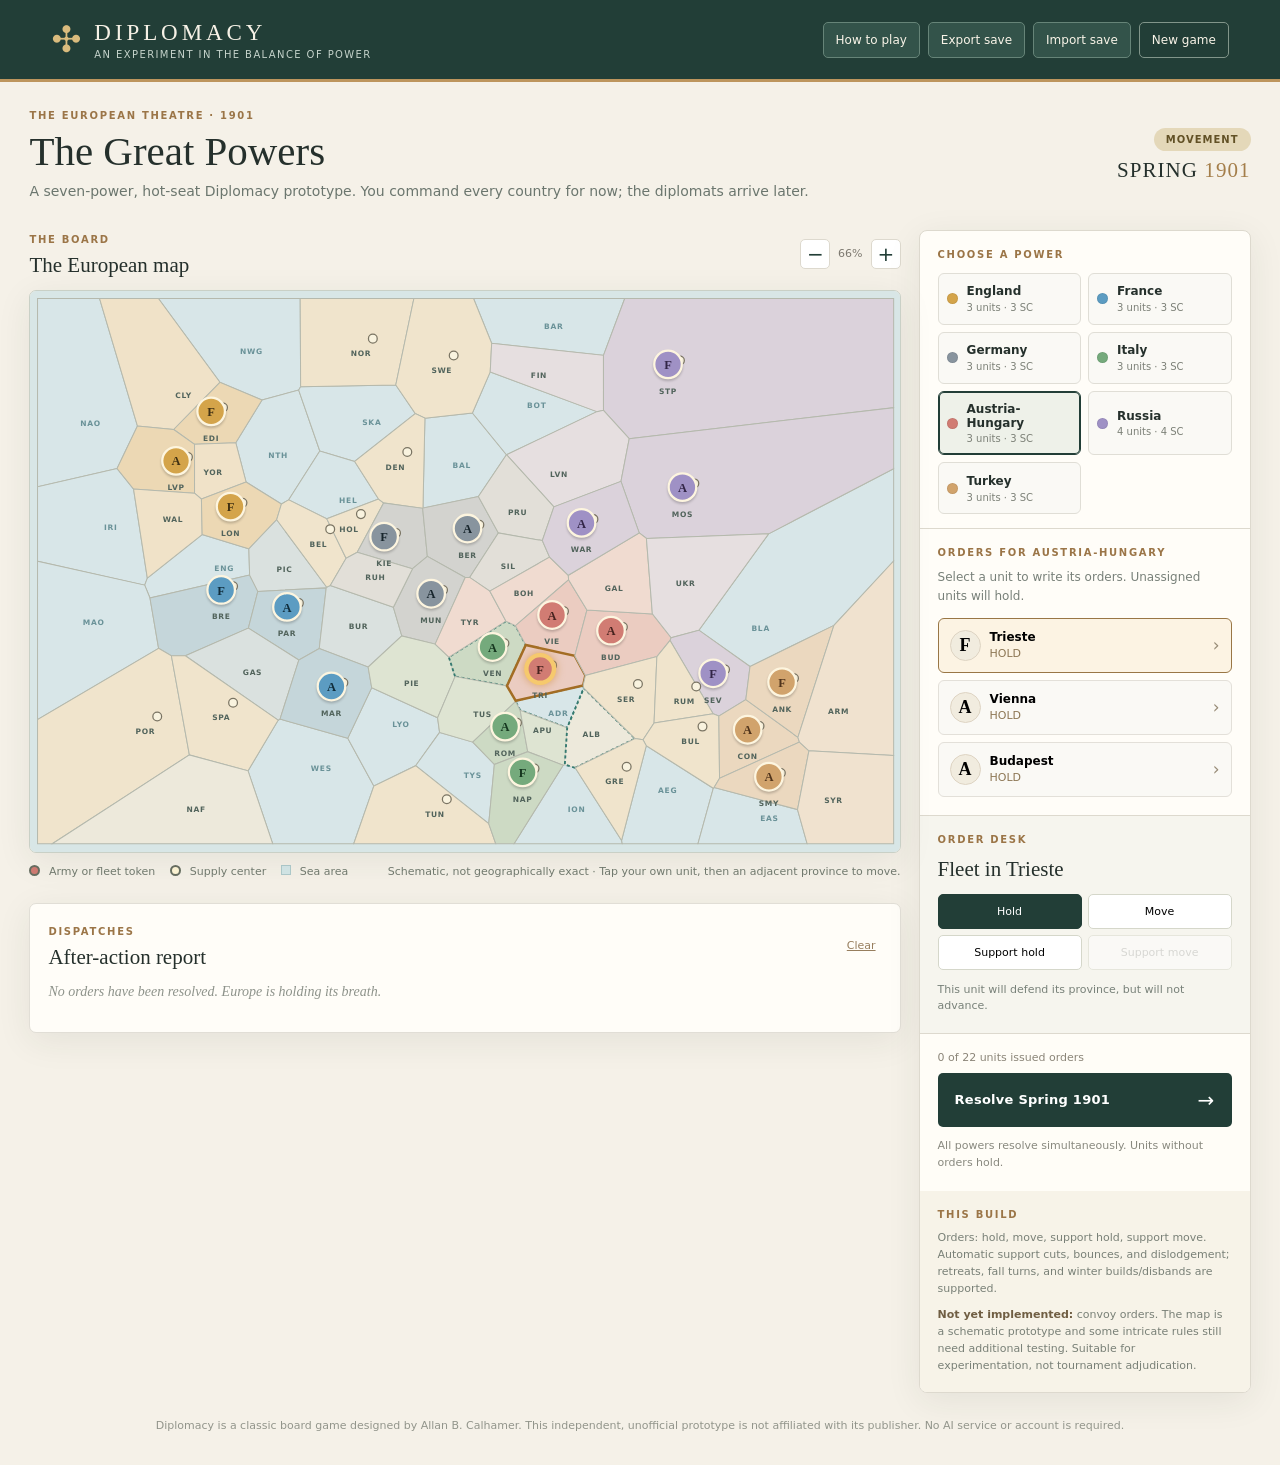
<file: diplomacy-single-file.html>
<!doctype html>
<html lang="en">
<head>
 <meta charset="utf-8" />
 <meta name="viewport" content="width=device-width,initial-scale=1" />
 <meta name="theme-color" content="#213c37" />
 <title>Diplomacy · 1901</title>
 
 <style>
:root{--forest:#223e37;--forest-dark:#192d28;--paper:#f5f1e8;--card:#fffdf8;--gold:#bb9053;--ink:#25302c;--muted:#6b766e;--line:#ddd9ce;--shadow:0 8px 35px rgba(35,48,43,.08)}
*{box-sizing:border-box}html{background:var(--paper)}body{margin:0;color:var(--ink);font-family:system-ui,-apple-system,"Segoe UI",sans-serif;font-size:14px}button,select{font:inherit}button{cursor:pointer}button:disabled{cursor:not-allowed;opacity:.48}button:focus-visible,select:focus-visible{outline:3px solid #c18d40;outline-offset:2px}.topbar{min-height:82px;display:flex;align-items:center;justify-content:space-between;gap:18px;background:var(--forest);color:#f6f1e6;padding:13px clamp(16px,4vw,60px);border-bottom:3px solid #bd955d}.brand{display:flex;align-items:center;gap:13px}.brand-mark{font-size:36px;color:#dabb7d;line-height:1}.brand-title{font-family:Georgia,serif;font-size:23px;letter-spacing:.17em}.brand-tagline{font-size:10px;text-transform:uppercase;letter-spacing:.14em;color:#c5d3cb;margin-top:3px}.header-actions{display:flex;align-items:center;gap:8px;flex-wrap:wrap}.small-button{display:inline-flex;align-items:center;justify-content:center;background:#33534a;color:#f9f4e8;border:1px solid #668478;padding:9px 12px;border-radius:5px;font-size:12px;min-height:36px}.small-button:hover{background:#416459}.small-button.ghost{background:transparent;border-color:#81958a}.file-button{cursor:pointer}main{max-width:1810px;margin:0 auto;padding:28px clamp(15px,2.3vw,38px) 20px}.page-heading{display:flex;align-items:center;justify-content:space-between;gap:30px;margin-bottom:27px}.eyebrow,.section-kicker{font-size:10px;color:#9b7547;letter-spacing:.17em;font-weight:750;text-transform:uppercase}h1,h2,h3{font-family:Georgia,"Times New Roman",serif;font-weight:normal}h1{font-size:clamp(29px,3.2vw,46px);margin:9px 0 7px;line-height:1.05}h2{font-size:21px;margin:7px 0 0}.intro{color:var(--muted);margin:8px 0 0;max-width:800px;line-height:1.55}.date-panel{text-align:right;white-space:nowrap}.phase-pill{font-size:10px;letter-spacing:.1em;background:#e4d8b9;color:#625126;border-radius:25px;padding:6px 12px;font-weight:750}.date-label{font-family:Georgia,serif;font-size:21px;letter-spacing:.05em;margin-top:12px}.date-label span{color:#a47e4a}.game-layout{display:grid;grid-template-columns:minmax(0,1fr) 332px;gap:18px;align-items:start}.map-area,.sidebar{min-width:0}.panel-heading,.bulletin-header{display:flex;align-items:center;justify-content:space-between;gap:12px;margin:0 0 12px}.map-controls{display:flex;align-items:center;gap:8px;color:#7c786f;font-size:11px}.map-controls button{width:30px;height:30px;border:1px solid var(--line);background:white;border-radius:5px;color:var(--forest);font-size:20px;line-height:1}.map-viewport{border:1px solid #c9d0c6;border-radius:7px;background:#dce9e7;overflow:auto;box-shadow:var(--shadow);position:relative;max-height:min(76vh,820px);scrollbar-color:#b6c4bc transparent;touch-action:pan-x pan-y}.map-viewport svg{display:block;width:1320px;max-width:none;height:auto;user-select:none}.province{stroke:#b5b9ad;stroke-width:1.6;cursor:pointer;transition:fill .14s}.province:hover{stroke:#786544;stroke-width:3;filter:brightness(1.06)}.province.selected-cell{stroke:#a36d24;stroke-width:4}.province.legal-cell{stroke:#357a70;stroke-width:3;stroke-dasharray:5 4}.map-label{font-size:12px;font-weight:680;letter-spacing:1px;fill:#52645c;pointer-events:none;text-anchor:middle;dominant-baseline:central}.sea-label{font-size:12px;fill:#6a9298;font-weight:650;letter-spacing:1.2px}.center-dot{fill:#f9f3df;stroke:#7a7463;stroke-width:2;pointer-events:none}.unit-token{stroke:#fdf5df;stroke-width:3.6;cursor:pointer;filter:drop-shadow(0px 3px 2px #0003)}.unit-letter{font-size:20px;font-family:Georgia,serif;pointer-events:none;text-anchor:middle;dominant-baseline:central;font-weight:bold}.unit-selected{stroke:#f6c96d;stroke-width:7;filter:drop-shadow(0 0 7px #d18c34aa)}.unit-order-arrow{stroke:#aa682e;stroke-width:4;fill:none;marker-end:url(#arrow-head);pointer-events:none;stroke-dasharray:6 3}.map-footer{display:flex;align-items:center;gap:15px;flex-wrap:wrap;color:#737b70;font-size:11px;margin:11px 0 23px;line-height:1.45}.legend-circle{display:inline-block;width:11px;height:11px;border-radius:50%;margin-right:5px;vertical-align:-1px;border:2px solid #686f62}.unit-legend{background:#d17c73}.center-legend{background:#fff6d7}.legend-square{display:inline-block;width:10px;height:10px;background:#d4e7e8;margin-right:5px;border:1px solid #afcbcc}.map-note{flex:1;min-width:200px;text-align:right}.sidebar{background:var(--card);border:1px solid var(--line);border-radius:8px;box-shadow:var(--shadow);overflow:hidden}.side-section{padding:18px;border-bottom:1px solid var(--line)}.power-selector{padding-bottom:14px}.power-list{display:grid;grid-template-columns:repeat(2,minmax(0,1fr));gap:7px;margin-top:13px}.power-button{border:1px solid #e0ded6;border-radius:6px;background:#faf9f5;padding:10px 8px;min-height:52px;display:flex;align-items:center;gap:9px;color:var(--ink);text-align:left}.power-button:hover{border-color:#a3aa9d}.power-button.active{background:#eef1e9;border-color:var(--forest);box-shadow:inset 0 0 0 1px var(--forest)}.power-button .dot{flex-shrink:0;width:11px;height:11px;border-radius:50%;border:1px solid #0001}.power-button .power-name{font-weight:700;font-size:12px;line-height:1.2}.power-button .power-count{font-size:10px;color:#7c8077;margin-top:3px}.section-intro{font-size:12px;line-height:1.55;color:#788079;margin-top:10px}.unit-list{margin-top:12px;display:flex;flex-direction:column;gap:7px}.unit-row{display:flex;align-items:center;text-align:left;border:1px solid #e3e0d9;border-radius:6px;background:#faf9f5;padding:11px;gap:9px;width:100%}.unit-row.active{border-color:#997645;background:#fcf3e3}.unit-row:hover{border-color:#b29b77}.unit-icon{font-family:Georgia,serif;font-size:18px;font-weight:bold;display:grid;place-items:center;width:31px;height:31px;flex-shrink:0;border:1px solid #ded4c3;border-radius:50%;background:#f1ecdf}.unit-row .unit-info{flex:1;min-width:0}.unit-place{font-size:12px;font-weight:700}.unit-command{font-size:11px;color:#8d7755;margin-top:3px;overflow:hidden;text-overflow:ellipsis;white-space:nowrap}.unit-chevron{font-size:17px;color:#978b76}.editor-panel{background:#f6f5ee}.editor-title{font-family:Georgia,serif;font-size:21px;margin:12px 0}.order-modes{display:grid;grid-template-columns:repeat(2,1fr);gap:6px;margin:12px 0}.mode-btn{padding:10px 7px;font-size:11px;background:#fff;border:1px solid #d5d7ca;border-radius:5px}.mode-btn.active{background:var(--forest);color:white;border-color:var(--forest)}.field-label{display:block;color:#5c675f;font-size:11px;font-weight:700;margin:11px 0 6px}.order-select{display:block;width:100%;padding:10px 9px;background:white;color:var(--ink);border:1px solid #d5d6ca;border-radius:5px;font-size:12px}.editor-help{color:#788179;font-size:11px;line-height:1.5;margin:12px 0 0}.advance-section{padding:17px 18px 20px;background:#fffdf7}.progress-label{font-size:11px;color:#8b8578;margin-bottom:9px}.advance-button{width:100%;background:var(--forest);color:white;border:0;border-radius:5px;display:flex;align-items:center;justify-content:space-between;padding:15px 17px;font-size:13px;font-weight:700;letter-spacing:.02em}.advance-button:hover{background:#355b4f}.advance-button span{font-size:20px;font-weight:normal}.advance-footnote{font-size:11px;color:#89897f;line-height:1.55;margin-top:10px}.fine-print{background:#f7f3e8;border-bottom:0}.fine-print p{font-size:11px;line-height:1.55;color:#798077;margin:9px 0 0}.fine-print strong{color:#705e43}.bulletin{background:#fffdf8;border:1px solid #e1ded6;border-radius:7px;padding:18px;box-shadow:var(--shadow)}.bulletin-header{margin-bottom:10px}.text-button{background:none;border:none;color:#977e5e;text-decoration:underline;font-size:11px}.empty-report{color:#8e938b;font-style:italic;font-family:Georgia,serif}.report-list{max-height:400px;overflow:auto;display:grid;gap:7px}.report-entry{font-size:11px;border-left:3px solid #c6b394;background:#f7f5ee;padding:8px 10px;line-height:1.4}.report-entry.success{border-color:#73a18c}.report-entry.fail{border-color:#bd7263}.report-heading{font-family:Georgia,serif;font-size:15px;margin:10px 0}.choice-row{display:flex;gap:8px;align-items:center;margin:8px 0}.choice-row select{min-width:0;flex:1}.choice-row button{border:1px solid #c8b79e;background:#faf7ef;border-radius:4px;padding:8px}.stat-note{font-size:11px;color:#837f70;margin:10px 0}footer{font-size:11px;line-height:1.5;color:#92958b;margin:25px 0 10px;text-align:center}dialog{border:1px solid #c4b699;border-radius:9px;padding:0;max-width:540px;width:calc(100% - 30px);box-shadow:0 30px 100px #0005;background:#fffdf8}dialog::backdrop{background:#1e3129a9}.dialog-inner{padding:23px 28px 28px}.dialog-top{display:flex;justify-content:space-between;align-items:flex-start}.dialog-top h2{margin-bottom:16px}.dialog-inner p{line-height:1.6;color:#59655d;font-size:13px}.dialog-close{border:0;background:none;font-size:24px;color:#68716a}.rule-note{background:#f3f0e6;padding:12px;color:#776d59;font-size:11px;line-height:1.5;margin:15px 0}.dialog-inner .advance-button{margin-top:14px}
@media(max-width:980px){.game-layout{grid-template-columns:minmax(0,1fr)}.sidebar{display:grid;grid-template-columns:1fr 1fr}.power-selector{grid-column:1/-1}.power-list{grid-template-columns:repeat(7,minmax(0,1fr))}.power-button{padding:8px 6px;flex-direction:column;text-align:center;min-height:67px}.power-button .power-name{font-size:10px}.side-section{border-right:1px solid var(--line)}.advance-section{display:flex;flex-direction:column;justify-content:center}.fine-print{grid-column:1/-1}.map-viewport{max-height:600px}}
@media(max-width:620px){.topbar{align-items:flex-start;flex-direction:column;gap:11px;padding:14px 16px}.header-actions{gap:6px}.small-button{padding:7px 8px;font-size:11px;min-height:32px}.brand-title{font-size:20px}.brand-tagline{font-size:9px}.page-heading{align-items:flex-start;gap:10px;margin-bottom:18px}.date-label{font-size:15px}.phase-pill{font-size:9px;padding:5px 8px}h1{font-size:28px}.intro{font-size:12px}.sidebar{display:block}.power-list{grid-template-columns:repeat(4,1fr)}.power-button{flex-direction:row;text-align:left;min-height:52px}.map-footer{gap:7px 12px}.map-note{text-align:left;min-width:100%;}.map-viewport{max-height:500px}.bulletin{padding:14px}}

</style>
</head>
<body>
 <header class="topbar">
  <div class="brand"><div class="brand-mark">✣</div><div><div class="brand-title">DIPLOMACY</div><div class="brand-tagline">An experiment in the balance of power</div></div></div>
  <div class="header-actions">
   <button class="small-button" id="helpBtn">How to play</button>
   <button class="small-button" id="exportBtn">Export save</button>
   <label class="small-button file-button" for="importFile">Import save<input id="importFile" type="file" accept=".json,application/json" hidden /></label>
   <button class="small-button ghost" id="resetBtn">New game</button>
  </div>
 </header>
 <main>
  <div class="page-heading">
   <div><div class="eyebrow">THE EUROPEAN THEATRE · 1901</div><h1 id="mainTitle">The Great Powers</h1><p class="intro">A seven-power, hot-seat Diplomacy prototype. You command every country for now; the diplomats arrive later.</p></div>
   <div class="date-panel"><span id="phasePill" class="phase-pill">MOVEMENT</span><div id="dateLabel" class="date-label">SPRING <span>1901</span></div></div>
  </div>
  <div class="game-layout">
   <section class="map-area">
    <div class="panel-heading"><div><span class="section-kicker">THE BOARD</span><h2>The European map</h2></div><div class="map-controls"><button id="zoomOut" title="Zoom out">−</button><span id="zoomPct">100%</span><button id="zoomIn" title="Zoom in">+</button></div></div>
    <div class="map-viewport" id="mapViewport" aria-label="Interactive schematic Diplomacy map"><svg id="gameMap" role="img" aria-label="Map of Diplomacy provinces and units" viewBox="0 0 1390 895"></svg></div>
    <div class="map-footer"><span><i class="legend-circle unit-legend"></i> Army or fleet token</span><span><i class="legend-circle center-legend"></i> Supply center</span><span><i class="legend-square"></i> Sea area</span><span class="map-note">Schematic, not geographically exact · Tap your own unit, then an adjacent province to move.</span></div>
    <section class="bulletin"><div class="bulletin-header"><div><span class="section-kicker">DISPATCHES</span><h2>After-action report</h2></div><button id="clearReport" class="text-button">Clear</button></div><div id="reportBody"><p class="empty-report">No orders have been resolved. Europe is holding its breath.</p></div></section>
   </section>
   <aside class="sidebar">
    <section class="side-section power-selector"><div class="section-kicker">CHOOSE A POWER</div><div id="powerList" class="power-list"></div></section>
    <section class="side-section"><div class="section-kicker">ORDERS FOR <span id="powerTitle">AUSTRIA-HUNGARY</span></div><div class="section-intro">Select a unit to write its orders. Unassigned units will hold.</div><div id="unitList" class="unit-list"></div></section>
    <section class="side-section editor-panel" id="editorPanel"><div class="section-kicker">ORDER DESK</div><div id="editor"></div></section>
    <section class="advance-section"><div class="progress-label" id="ordersCount">0 of 22 units ordered</div><button id="advanceBtn" class="advance-button">Resolve Spring 1901 <span>→</span></button><div class="advance-footnote" id="advanceHint">Unassigned units hold. This button resolves all seven powers simultaneously.</div></section>
    <section class="side-section fine-print"><div class="section-kicker">THIS BUILD</div><p>Orders: hold, move, support hold, support move. Automatic support cuts, bounces, and dislodgement; retreats, fall turns, and winter builds/disbands are supported.</p><p><strong>Not yet implemented:</strong> convoy orders. The map is a schematic prototype and some intricate rules still need additional testing. Suitable for experimentation, not tournament adjudication.</p></section>
   </aside>
  </div>
  <footer>Diplomacy is a classic board game designed by Allan B. Calhamer. This independent, unofficial prototype is not affiliated with its publisher. No AI service or account is required.</footer>
 </main>
 <dialog id="helpDialog"><div class="dialog-inner"><div class="dialog-top"><div><div class="section-kicker">FIELD GUIDE</div><h2>How to play this prototype</h2></div><button class="dialog-close" id="closeHelp" aria-label="Close">×</button></div>
  <p><strong>1. Choose a power.</strong> The seven power tabs show their supply-center and unit counts. At the start, the official 1901 units are deployed.</p>
  <p><strong>2. Give orders.</strong> Select a unit and choose Hold, Move, Support hold, or Support move. Alternatively, click a unit on the map and then a highlighted adjacent province to order a move. Repeat for the other powers. You can leave units unassigned: they hold.</p>
  <p><strong>3. Resolve.</strong> Press the large button to process every country's orders simultaneously. The after-action report shows outcomes. If any units are dislodged, enter retreats; otherwise the game advances to the next phase.</p>
  <p><strong>4. Continue.</strong> Fall supply-center capture and winter builds/disbands are implemented. Convoy orders are not yet available, so this is an early prototype rather than a complete game.</p>
  <p><strong>5. Keep your game.</strong> Autosave stores the position on this device. Export a JSON backup to preserve it or import one later.</p>
  <div class="rule-note">Province labels are abbreviated on the map. Hover or tap to select a province and read its full name in the order editor.</div>
  <button id="startBtn" class="advance-button">Enter the map <span>→</span></button></div></dialog>
 <script>
// A hand-drawn schematic atlas for standard Diplomacy (1901), not a facsimile of the published map.
// Province graph and starting positions are separate from the rendered geography.
const POWERS = [
  {id:'eng', name:'England', short:'ENG', color:'#d4a44a', ink:'#3f3013'},
  {id:'fra', name:'France', short:'FRA', color:'#5c9cc2', ink:'#102d3b'},
  {id:'ger', name:'Germany', short:'GER', color:'#88949e', ink:'#17252c'},
  {id:'ita', name:'Italy', short:'ITA', color:'#75aa7c', ink:'#16371f'},
  {id:'aus', name:'Austria-Hungary', short:'AUS', color:'#d17c73', ink:'#47231f'},
  {id:'rus', name:'Russia', short:'RUS', color:'#9f91c5', ink:'#322547'},
  {id:'tur', name:'Turkey', short:'TUR', color:'#d1a36c', ink:'#50341c'},
];
// x and y are deliberately schematic positions on a roomy canvas.
// [name, x, y, kind, homePower?]  kind: 's' supply center, 'l' land, 'w' water
const RAW = {
 nao:['North Atlantic',80,210,'w'], nwg:['Norwegian Sea',335,95,'w'], bar:['Barents Sea',820,55,'w'],
 nth:['North Sea',380,260,'w'], ska:['Skagerrak',530,208,'w'], hel:['Heligoland Bight',493,332,'w'],
 bal:['Baltic Sea',674,277,'w'], bot:['Gulf of Bothnia',793,180,'w'],
 iri:['Irish Sea',118,375,'w'], eng:['English Channel',294,441,'w'], mao:['Mid-Atlantic Ocean',84,527,'w'],
 wes:['Western Mediterranean',448,760,'w'], lyo:['Gulf of Lyon',578,689,'w'], tys:['Tyrrhenian Sea',692,771,'w'],
 ion:['Ionian Sea',858,825,'w'], adr:['Adriatic Sea',827,672,'w'], aeg:['Aegean Sea',1002,795,'w'],
 eas:['Eastern Mediterranean',1165,840,'w'], bla:['Black Sea',1151,536,'w'],
 cly:['Clyde',245,161,'l','eng'], edi:['Edinburgh',289,204,'s','eng'], lvp:['Liverpool',233,283,'s','eng'],
 yor:['Yorkshire',292,283,'l','eng'], wal:['Wales',228,358,'l','eng'], lon:['London',320,356,'s','eng'],
 nor:['Norway',528,94,'s'], swe:['Sweden',657,121,'s'], fin:['Finland',812,129,'l','rus'],
 stp:['St Petersburg',1018,129,'s','rus'], lvn:['Livonia',844,287,'l','rus'], mos:['Moscow',1041,325,'s','rus'],
 bre:['Brest',305,489,'s','fra'], pic:['Picardy',406,438,'l','fra'], par:['Paris',410,516,'s','fra'],
 bur:['Burgundy',524,529,'l','fra'], gas:['Gascony',355,603,'l','fra'], mar:['Marseilles',481,643,'s','fra'],
 bel:['Belgium',460,398,'s'], hol:['Holland',509,374,'s'], den:['Denmark',583,275,'s'],
 kie:['Kiel',565,404,'s','ger'], ber:['Berlin',698,391,'s','ger'], mun:['Munich',640,495,'s','ger'],
 ruh:['Ruhr',551,451,'l','ger'], pru:['Prussia',778,347,'l','ger'], sil:['Silesia',763,433,'l','ger'],
 por:['Portugal',184,697,'s'], spa:['Spain',305,675,'s'], naf:['North Africa',265,822,'l'],
 tun:['Tunis',646,829,'s'],
 pie:['Piedmont',609,621,'l','ita'], ven:['Venice',738,580,'s','ita'], tus:['Tuscany',722,669,'l','ita'],
 rom:['Rome',758,707,'s','ita'], apu:['Apulia',818,696,'l','ita'], nap:['Naples',786,780,'s','ita'],
 tyr:['Tyrolia',702,523,'l','aus'], boh:['Bohemia',788,477,'l','aus'], vie:['Vienna',833,529,'s','aus'],
 tri:['Trieste',814,615,'s','aus'], bud:['Budapest',927,554,'s','aus'], gal:['Galicia',932,469,'l','aus'],
 war:['Warsaw',880,382,'s','rus'], ukr:['Ukraine',1046,460,'l','rus'], sev:['Sevastopol',1090,622,'s','rus'],
 alb:['Albania',896,701,'l'], ser:['Serbia',951,645,'s'], rum:['Rumania',1044,649,'s'],
 bul:['Bulgaria',1054,713,'s'], gre:['Greece',933,777,'s'],
 con:['Constantinople',1145,712,'s','tur'], ank:['Ankara',1200,636,'s','tur'],
 smy:['Smyrna',1179,787,'s','tur'], arm:['Armenia',1290,665,'l','tur'], syr:['Syria',1282,807,'l','tur'],
};
const PROVINCES = Object.fromEntries(Object.entries(RAW).map(([id,v])=> [id,{id,name:v[0],x:v[1],y:v[2],kind:v[3],home:v[4]||null}]));
const CENTERS = Object.keys(PROVINCES).filter(k=>PROVINCES[k].kind==='s');
const SEAS = Object.keys(PROVINCES).filter(k=>PROVINCES[k].kind==='w');

// Complete undirected ARMY graph of land borders; links from a water province are illegal.
const ARMY_PAIRS = `
 alb-tri alb-ser alb-gre
 ank-con ank-smy ank-arm
 apu-ven apu-rom apu-nap
 arm-smy arm-syr arm-sev
 bel-pic bel-bur bel-ruh bel-hol
 ber-kie ber-mun ber-sil ber-pru
 boh-mun boh-tyr boh-vie boh-gal boh-sil
 bre-par bre-pic bre-gas
 bud-vie bud-tri bud-ser bud-rum bud-gal
 bul-rum bul-ser bul-gre bul-con
 bur-par bur-pic bur-ruh bur-mun bur-mar bur-gas
 cly-edi cly-lvp
 con-smy
 den-kie den-swe
 edi-lvp edi-yor
 fin-nor fin-swe fin-stp
 gal-vie gal-rum gal-ukr gal-war gal-sil
 gas-par gas-mar gas-spa
 gre-ser
 hol-ruh hol-kie
 kie-ruh kie-mun
 lon-wal lon-yor
 lvn-pru lvn-war lvn-mos lvn-stp
 lvp-yor lvp-wal
 mar-spa mar-pie
 mos-stp mos-war mos-ukr mos-sev
 mun-ruh mun-sil mun-tyr
 naf-tun
 nap-rom
 nor-swe nor-stp
 par-pic par-bur
 pic-bel
 pie-ven pie-tyr pie-tus
 por-spa
 pru-sil pru-war
 rom-tus
 ruh-bel
 rum-ser rum-ukr rum-sev
 ser-tri ser-gre
 sev-ukr
 sil-war
 smy-syr
 spa-por
 stp-fin
 swe-fin
 tri-tyr tri-vie tri-ven
 tun-naf
 tus-ven
 tyr-vie tyr-ven
 ukr-war
 ven-tri
 vie-bud
 wal-yor
 war-gal
`;
// Uncoasted keys are sea spaces or single-coast land provinces.
// A fleet occupying a two-coast province carries the /nc, /sc or /ec qualifier.
const FLEET_PAIRS = `
 nao-nwg nao-iri nao-mao nao-cly nao-lvp
 nwg-bar nwg-nth nwg-nor nwg-cly nwg-edi
 bar-nor bar-stp/nc
 nth-ska nth-hel nth-eng nth-edi nth-yor nth-lon nth-bel nth-hol nth-den nth-nor
 ska-nor ska-swe ska-den
 hel-hol hel-kie hel-den
 bal-den bal-swe bal-bot bal-lvn bal-pru bal-ber bal-kie
 bot-swe bot-fin bot-stp/sc bot-lvn
 mao-iri mao-eng mao-wes mao-bre mao-gas mao-spa/nc mao-spa/sc mao-por mao-naf
 iri-eng iri-lvp iri-wal
 eng-lon eng-wal eng-pic eng-bre eng-bel
 wes-lyo wes-tys wes-spa/sc wes-naf wes-tun
 lyo-tys lyo-spa/sc lyo-mar lyo-pie lyo-tus
 tys-ion tys-tun tys-tus tys-rom tys-nap
 ion-adr ion-aeg ion-eas ion-tun ion-nap ion-apu ion-alb ion-gre
 adr-ven adr-tri adr-alb adr-apu
 aeg-eas aeg-gre aeg-bul/sc aeg-con aeg-smy
 eas-smy eas-syr
 bla-rum bla-bul/ec bla-con bla-ank bla-arm bla-sev
 cly-lvp cly-edi
 edi-yor
 lvp-wal
 wal-lon
 yor-lon
 nor-stp/nc nor-swe
 swe-fin swe-den
 fin-stp/sc
 den-kie
 kie-hol kie-ber
 hol-bel
 bel-pic
 pic-bre
 bre-gas
 gas-spa/nc
 spa/nc-por spa/sc-por spa/sc-mar
 mar-pie
 pie-tus
 tus-rom
 rom-nap
 nap-apu
 apu-ven
 ven-tri
 tri-alb
 alb-gre
 gre-bul/sc
 bul/sc-con bul/ec-con bul/ec-rum
 rum-sev
 sev-arm
 arm-ank
 ank-con
 con-smy
 smy-syr
 lvn-pru lvn-stp/sc
 pru-ber
 naf-tun
`;
function makeGraph(pairs){
 const out={};
 for(const [a,b] of pairs.trim().split(/\s+/).map(t=>t.split('-'))){
  if(!a||!b)continue;
  (out[a] ||= new Set()).add(b);
  (out[b] ||= new Set()).add(a);
 }
 return Object.fromEntries(Object.entries(out).map(([k,v])=>[k,[...v].sort()]));
}
const ARMY_GRAPH=makeGraph(ARMY_PAIRS), FLEET_GRAPH=makeGraph(FLEET_PAIRS);
const INITIAL_UNITS = [
 ['eng','f','lon'], ['eng','f','edi'], ['eng','a','lvp'],
 ['fra','f','bre'], ['fra','a','par'], ['fra','a','mar'],
 ['ger','f','kie'], ['ger','a','ber'], ['ger','a','mun'],
 ['ita','f','nap'], ['ita','a','ven'], ['ita','a','rom'],
 ['aus','f','tri'], ['aus','a','vie'], ['aus','a','bud'],
 ['rus','f','stp','sc'], ['rus','f','sev'], ['rus','a','mos'], ['rus','a','war'],
 ['tur','f','ank'], ['tur','a','con'], ['tur','a','smy'],
];
function toProvince(k){return (k||'').split('/')[0]}
function display(k){
 const [id,coast]=String(k).split('/');
 return (PROVINCES[id]?.name||id)+(coast?` (${coast.toUpperCase()})`:'');
}
function unitNode(unit){return unit.type==='f' && unit.coast?`${unit.at}/${unit.coast}`:unit.at}
function fleetNeighbors(unit){return FLEET_GRAPH[unitNode(unit)]||[]}
function destinations(unit){return unit.type==='a'?(ARMY_GRAPH[unit.at]||[]):fleetNeighbors(unit)}
function mayReach(unit,to){return destinations(unit).includes(to)}
function initialGame(){
 const owned=Object.fromEntries(CENTERS.map(id=>[id,PROVINCES[id].home||null]));
 return {year:1901,season:'Spring',phase:'orders',units:INITIAL_UNITS.map(([power,type,at,coast])=>({id:`${power}-${type}-${at}`,power,type,at,coast:coast||null})),owned,orders:{},result:null,history:[]};
}

</script>
 <script>
// Rules engine for hold/move/support (including support cuts, bounces,
// head-to-head battles, cycles, retreats, and winter adjustments).
// Deliberate prototype limitation: fleets cannot yet issue convoy orders.
function unique(a){return [...new Set(a)]}
function legalSupportLocations(unit){return destinations(unit)}
function availableOrders(game,unit){
 const occupancy=Object.fromEntries(game.units.map(u=>[u.at,u]));
 const options=[{kind:'hold'}];
 for(const to of destinations(unit)) options.push({kind:'move',to});
 for(const to of legalSupportLocations(unit)){
  const candidate=occupancy[toProvince(to)];
  if(candidate && candidate.id!==unit.id) options.push({kind:'support-hold',target:candidate.id});
 }
 for(const candidate of game.units){
  if(candidate.id===unit.id) continue;
  for(const to of destinations(candidate)){
   if(legalSupportLocations(unit).some(dest=>dest===to || (toProvince(dest)===toProvince(to) && unit.type==='a'))){
    options.push({kind:'support-move',target:candidate.id,to});
   }
  }
 }
 return options;
}
function resolveMovement(game){
 const units=game.units, byId=Object.fromEntries(units.map(u=>[u.id,u]));
 const occupies=Object.fromEntries(units.map(u=>[u.at,u]));
 const submitted=game.orders||{}, orders={};
 const invalid=[];
 for(const u of units){
  const o=submitted[u.id]||{kind:'hold'};
  const allowed=availableOrders(game,u);
  const valid=allowed.some(allowedOrder=>allowedOrder.kind===o.kind && (allowedOrder.to||null)===(o.to||null) && (allowedOrder.target||null)===(o.target||null));
  orders[u.id]=valid?{...o}:{kind:'hold'};
  if(!valid) invalid.push(`${u.power.toUpperCase()} ${u.type.toUpperCase()} ${display(u.at)}: illegal order becomes HOLD`);
 }
 // An order to support an army that isn't actually moving there contributes no strength.
 const supportList=units.filter(u=>orders[u.id].kind.startsWith('support')).filter(u=>{
  const o=orders[u.id], target=byId[o.target];
  if(!target)return false;
  if(o.kind==='support-move')return orders[target.id].kind==='move' && orders[target.id].to===o.to;
  return orders[target.id].kind!=='move';
 });
 const moveUnits=units.filter(u=>orders[u.id].kind==='move');
 const sameSet=(a,b)=>a.size===b.size&&[...a].every(v=>b.has(v));
 // Dislodged attackers do not cut support. Repeat until this is self-consistent.
 let dislodged=new Set(), outcome=null, activeSupports=[];
 for(let iteration=0;iteration<20;iteration++){
  activeSupports=supportList.filter(s=>{
   const o=orders[s.id];
   if(dislodged.has(s.id))return false;
   return !moveUnits.some(attacker=>{
    if(attacker.power===s.power || dislodged.has(attacker.id)) return false;
    const attack=orders[attacker.id];
    if(toProvince(attack.to)!==s.at)return false;
    // Attack from province the support is directed against doesn't cut it.
    if(o.kind==='support-move' && attacker.at===toProvince(o.to))return false;
    return true;
   });
  });
  const attackers={};
  const attackStrength={};
  const defenseStrength={};
  for(const u of units){
   if(orders[u.id].kind==='move'){
    const to=toProvince(orders[u.id].to);
    (attackers[to] ||= []).push(u);
    attackStrength[u.id]=1+activeSupports.filter(s=>orders[s.id].kind==='support-move' && orders[s.id].target===u.id).length;
   }
   defenseStrength[u.id]=1+activeSupports.filter(s=>orders[s.id].kind==='support-hold' && orders[s.id].target===u.id).length;
  }
  // Only the unique strongest incoming attack can capture a space.
  const winner={}; const standoffs=new Set();
  for(const [province,arr] of Object.entries(attackers)){
   const highest=Math.max(...arr.map(a=>attackStrength[a.id]));
   const leaders=arr.filter(a=>attackStrength[a.id]===highest);
   if(leaders.length===1)winner[province]=leaders[0];
   else standoffs.add(province);
  }
  const moveSuccess={}; const inProgress=new Set();
  function succeeds(u){
   if(Object.hasOwn(moveSuccess,u.id))return moveSuccess[u.id];
   if(inProgress.has(u.id))return true; // unopposed rotation of 3+ units is allowed
   if(orders[u.id].kind!=='move')return false;
   const to=toProvince(orders[u.id].to), enemy=occupies[to], power=attackStrength[u.id];
   if(!winner[to] || winner[to].id!==u.id) return moveSuccess[u.id]=false;
   if(!enemy) return moveSuccess[u.id]=true;
   const opposing=orders[enemy.id];
   // Equal-strength head-to-head moves bounce. A 2-cycle cannot rotate.
   if(opposing.kind==='move' && toProvince(opposing.to)===u.at){
    if(enemy.power===u.power)return moveSuccess[u.id]=false;
    return moveSuccess[u.id]=power>attackStrength[enemy.id] && power>1;
   }
   inProgress.add(u.id);
   const vacates=opposing.kind==='move' && succeeds(enemy);
   inProgress.delete(u.id);
   if(vacates) return moveSuccess[u.id]=true;
   // No self-dislodgement, even with foreign support.
   if(enemy.power===u.power) return moveSuccess[u.id]=false;
   return moveSuccess[u.id]=power>defenseStrength[enemy.id];
  }
  for(const u of moveUnits)succeeds(u);
  // Dislodged defenders whose moves fail. Invaders cannot dislodge compatriots.
  const nowDislodged=new Set(); const dislodgers={};
  for(const u of moveUnits){
   if(!moveSuccess[u.id])continue;
   const dest=toProvince(orders[u.id].to), original=occupies[dest];
   if(original && !moveSuccess[original.id] && u.power!==original.power){
    nowDislodged.add(original.id);dislodgers[original.id]=u.at;
   }
  }
  outcome={moveSuccess,attackStrength,defenseStrength,activeSupports,standoffs,dislodgers,dislodged:nowDislodged,orders};
  if(sameSet(nowDislodged,dislodged))break;
  dislodged=nowDislodged;
 }
 const {moveSuccess,standoffs,dislodgers}=outcome;
 const positions=game.units.map(u=>({...u}));
 for(const u of positions){
  if(moveSuccess[u.id]){
   const to=orders[u.id].to;
   u.at=toProvince(to);u.coast=u.type==='f'?(to.split('/')[1]||null):null;
  }
 }
 const retreating=positions.filter(u=>outcome.dislodged.has(u.id));
 const onBoard=positions.filter(u=>!outcome.dislodged.has(u.id));
 const occupied=new Set(onBoard.map(u=>u.at));
 const retreats=retreating.map(u=>{
  const banned=dislodgers[u.id];
  const choices=destinations(u).filter(t=>!occupied.has(toProvince(t)) && toProvince(t)!==banned && !standoffs.has(toProvince(t)));
  return {...u,from:byId[u.id].at,attackedFrom:banned,choices};
 });
 const descriptions=[];
 for(const u of game.units){
  const o=orders[u.id];
  if(o.kind==='move'){
   descriptions.push(`${u.power.toUpperCase()} ${u.type.toUpperCase()} ${display(u.at)} → ${display(o.to)}: ${moveSuccess[u.id]?'SUCCESS':'BOUNCE / FAILED'}`);
  }else if(o.kind==='support-hold' || o.kind==='support-move'){
   const live=outcome.activeSupports.some(s=>s.id===u.id);
   descriptions.push(`${u.power.toUpperCase()} ${u.type.toUpperCase()} ${display(u.at)}: ${live?'SUPPORT VALID':'SUPPORT CUT / VOID'}`);
  }
 }
 return {positions:onBoard,retreats,standoffs:[...standoffs],logs:[...invalid,...descriptions],strengths:outcome.attackStrength};
}
function applyMovement(game){
 if(game.phase!=='orders')return false;
 const summary=resolveMovement(game);
 game.units=summary.positions;
 game.result={season:game.season,year:game.year,logs:summary.logs,standoffs:summary.standoffs,retreats:summary.retreats.map(x=>({power:x.power,at:x.from,choices:x.choices.map(display)}))};
 game.history.push({year:game.year,season:game.season,logs:summary.logs});
 game.orders={};
 if(summary.retreats.length){game.phase='retreats';game.retreats=summary.retreats;game.retreatOrders={};}
 else endSeason(game);
 return true;
}
function resolveRetreats(game){
 if(game.phase!=='retreats')return false;
 const selected=game.retreats.map(u=>({unit:u,to:game.retreatOrders?.[u.id]||null}));
 const count={};for(const r of selected){if(r.to && r.unit.choices.includes(r.to))(count[toProvince(r.to)] ||= 0,count[toProvince(r.to)]++);}
 const logs=[];
 for(const r of selected){
  const good=r.to && r.unit.choices.includes(r.to) && count[toProvince(r.to)]===1;
  if(good){game.units.push({...r.unit,at:toProvince(r.to),coast:r.unit.type==='f'?(r.to.split('/')[1]||null):null,from:undefined,choices:undefined,attackedFrom:undefined});}
  logs.push(`${r.unit.power.toUpperCase()} ${r.unit.type.toUpperCase()} ${display(r.unit.from)}: ${good?'retreat to '+display(r.to):'DISBAND'}`);
 }
 game.history.push({year:game.year,season:game.season,logs});
 game.result={season:game.season,year:game.year,logs};
 delete game.retreats;delete game.retreatOrders;
 endSeason(game);return true;
}
function endSeason(game){
 if(game.season==='Spring'){game.season='Fall';game.phase='orders';}
 else{
  for(const u of game.units){if(PROVINCES[u.at].kind==='s')game.owned[u.at]=u.power;}
  game.season='Winter';game.phase='adjust';game.adjustOrders={};
  if(POWERS.every(p=>difference(game,p.id)===0))finishWinter(game);
 }
}
function difference(game,power){return Object.values(game.owned).filter(x=>x===power).length-game.units.filter(u=>u.power===power).length}
function buildOptions(game,power){
 const occupied=new Set(game.units.map(u=>u.at));
 return CENTERS.filter(id=>PROVINCES[id].home===power && game.owned[id]===power && !occupied.has(id)).flatMap(id=>{
  const arr=[{type:'a',at:id,coast:null}];
  if(FLEET_GRAPH[id])arr.push({type:'f',at:id,coast:null});
  for(const coast of ['nc','sc','ec']) if(FLEET_GRAPH[`${id}/${coast}`])arr.push({type:'f',at:id,coast});
  return arr;
 });
}
function finishWinter(game){
 if(game.phase!=='adjust')return false;
 // Disbands are compulsory. Do not quietly make arbitrary disbands for the player.
 for(const power of POWERS){
  const delta=difference(game,power.id);
  if(delta<0 && unique((game.adjustOrders?.[power.id]||[]).filter(x=>typeof x==='string' && game.units.some(u=>u.id===x&&u.power===power.id))).length< -delta)return false;
 }
 const logs=[];
 for(const power of POWERS){
  const delta=difference(game,power.id), chosen=game.adjustOrders?.[power.id]||[];
  if(delta>0){
   let count=0;
   for(const spec of chosen){
    if(count>=delta)break;
    if(!buildOptions(game,power.id).some(x=>x.at===spec.at&&x.type===spec.type&&x.coast===spec.coast))continue;
    game.units.push({id:`${power.id}-${spec.type}-${spec.at}-${game.year}`,power:power.id,type:spec.type,at:spec.at,coast:spec.coast||null});
    logs.push(`${power.name} builds ${spec.type.toUpperCase()} ${display(spec.at)}`);count++;
   }
  }else if(delta<0){
   const ids=new Set(chosen.filter(s=>typeof s==='string'));
   let needed=-delta;
   for(const id of ids){if(needed<=0)break; const i=game.units.findIndex(u=>u.id===id&&u.power===power.id);
    if(i>=0){logs.push(`${power.name} disbands ${display(game.units[i].at)}`);game.units.splice(i,1);needed--;}
   }
  }
 }
 game.history.push({year:game.year,season:'Winter',logs});
 game.year++;game.season='Spring';game.phase='orders';game.orders={};game.adjustOrders={};game.result={year:game.year-1,season:'Winter',logs};return true;
}

</script>
 <script>
const $=sel=>document.querySelector(sel);
const STORAGE_KEY='diplomacy-1901-prototype-v1';
let game=loadSaved();
let activePower='aus', selectedId=null, mapScale=1;
const SVGNS='http://www.w3.org/2000/svg';
let atlasCache=null;
function loadSaved(){
 try{const value=JSON.parse(localStorage.getItem(STORAGE_KEY));
  if(value && Array.isArray(value.units) && value.owned && ['orders','retreats','adjust'].includes(value.phase) && ['Spring','Fall','Winter'].includes(value.season))return value;
 }catch(_){}
 return initialGame();
}
function persist(){try{localStorage.setItem(STORAGE_KEY,JSON.stringify(game))}catch(_){} }
function power(p){return POWERS.find(x=>x.id===p)}
function ownedCount(p){return Object.values(game.owned).filter(id=>id===p).length}
function byID(id){return game.units.find(u=>u.id===id)}
function abbrev(id){return id.toUpperCase()}
function orderText(order){
 if(!order || order.kind==='hold') return 'HOLD';
 if(order.kind==='move')return `→ ${display(order.to)}`;
 const target=byID(order.target);
 if(order.kind==='support-hold')return `SUPPORT ${target?display(target.at):'?'} HOLD`;
 if(order.kind==='support-move')return `SUPPORT ${target?display(target.at):'?'} → ${display(order.to)}`;
 return 'HOLD';
}
function escapeHTML(s){return String(s).replace(/[&<>"']/g,c=>({'&':'&amp;','<':'&lt;','>':'&gt;','"':'&quot;',"'":'&#39;'}[c]));}
function render(){
 if(game.phase==='orders' && !game.units.some(u=>u.id===selectedId && u.power===activePower))selectedId=game.units.find(u=>u.power===activePower)?.id||null;
 $('#mainTitle').textContent=game.phase==='orders'?'The Great Powers':game.phase==='retreats'?'After the Battle':'Winter Council';
 $('#phasePill').textContent=game.phase==='orders'?'MOVEMENT':game.phase==='retreats'?'RETREATS':'ADJUSTMENTS';
 $('#dateLabel').innerHTML=`${game.season.toUpperCase()} <span>${game.year}</span>`;
 $('#powerTitle').textContent=power(activePower).name.toUpperCase();
 renderPowers();renderUnits();renderEditor();renderAdvance();renderReport();drawMap();persist();
}
function renderPowers(){
 $('#powerList').innerHTML=POWERS.map(p=>`<button type="button" class="power-button ${activePower===p.id?'active':''}" data-power="${p.id}"><span class="dot" style="background:${p.color}"></span><span><div class="power-name">${escapeHTML(p.name)}</div><div class="power-count">${game.units.filter(u=>u.power===p.id).length} units · ${ownedCount(p.id)} SC</div></span></button>`).join('');
 $('#powerList').querySelectorAll('[data-power]').forEach(btn=>btn.onclick=()=>{activePower=btn.dataset.power;selectedId=game.units.find(u=>u.power===activePower)?.id||null;render()});
}
function renderUnits(){
 const root=$('#unitList');
 if(game.phase==='adjust'){
  const diff=difference(game,activePower),current=game.adjustOrders?.[activePower]||[];
  if(!diff){root.innerHTML='<p class="stat-note">No adjustment necessary for this power.</p>';return;}
  if(diff>0){
   root.innerHTML=`<p class="stat-note">${diff} new unit${diff>1?'s':''} permitted. Selected: ${current.length}. Empty eligible home centers only.</p>`+
    (current.map((o,i)=>`<div class="choice-row"><span>${o.type==='a'?'Army':'Fleet'} ${escapeHTML(display(o.at+(o.coast?'/'+o.coast:'')))}</span><button data-remove-build="${i}">×</button></div>`).join(''))+
    '<div class="choice-row"><select class="order-select" id="buildChoice"><option value="">Choose build…</option>'+buildOptions(game,activePower).filter(o=>!current.some(x=>x.at===o.at)).map(o=>`<option value="${o.type}|${o.at}|${o.coast||''}">${o.type==='a'?'Army':'Fleet'} ${escapeHTML(display(o.at+(o.coast?'/'+o.coast:'')))}</option>`).join('')+'</select><button id="addBuild">Add</button></div>';
   root.querySelectorAll('[data-remove-build]').forEach(b=>b.onclick=()=>{game.adjustOrders[activePower].splice(+b.dataset.removeBuild,1);render()});
   $('#addBuild').onclick=()=>{let val=$('#buildChoice').value;if(!val || current.length>=diff)return;let [type,at,coast]=val.split('|');game.adjustOrders[activePower] ||= [];game.adjustOrders[activePower].push({type,at,coast:coast||null});render()};
  }else{
   const selected=new Set(current);
   root.innerHTML=`<p class="stat-note">Disband ${-diff} unit${diff<-1?'s':''}. Selected: ${current.length}. All disbands must be designated.</p>`+
    game.units.filter(u=>u.power===activePower).map(u=>`<button class="unit-row ${selected.has(u.id)?'active':''}" data-disband="${u.id}"><span class="unit-icon">${u.type.toUpperCase()}</span><span class="unit-info"><span class="unit-place">${escapeHTML(display(u.at))}</span><span class="unit-command">${selected.has(u.id)?'MARKED FOR DISBAND':'Keep unit'}</span></span></button>`).join('');
   root.querySelectorAll('[data-disband]').forEach(b=>b.onclick=()=>{let cur=game.adjustOrders[activePower]||[];cur=cur.includes(b.dataset.disband)?cur.filter(x=>x!==b.dataset.disband):cur.length< -diff?[...cur,b.dataset.disband]:cur;game.adjustOrders[activePower]=cur;render()});
  }
  return;
 }
 if(game.phase==='retreats'){
  const retreats=(game.retreats||[]).filter(u=>u.power===activePower);
  root.innerHTML=retreats.length?retreats.map(u=>`<div class="unit-row"><span class="unit-icon">${u.type.toUpperCase()}</span><div class="unit-info"><div class="unit-place">${escapeHTML(display(u.from))} dislodged</div><div class="unit-command">Attacked from ${escapeHTML(display(u.attackedFrom))}</div></div></div><label class="field-label">Retreat or disband</label><select class="order-select" data-retreat="${u.id}"><option value="">Disband</option>${u.choices.map(c=>`<option value="${c}" ${game.retreatOrders?.[u.id]===c?'selected':''}>${escapeHTML(display(c))}</option>`).join('')}</select>`).join(''):'<p class="stat-note">No dislodged units from this power.</p>';
  root.querySelectorAll('[data-retreat]').forEach(s=>s.onchange=()=>{game.retreatOrders ||= {};game.retreatOrders[s.dataset.retreat]=s.value||null;persist()});return;
 }
 const units=game.units.filter(u=>u.power===activePower);
 root.innerHTML=units.length?units.map(u=>`<button class="unit-row ${u.id===selectedId?'active':''}" data-unit="${u.id}"><span class="unit-icon">${u.type.toUpperCase()}</span><span class="unit-info"><div class="unit-place">${escapeHTML(display(u.at))}</div><div class="unit-command">${escapeHTML(orderText(game.orders[u.id]))}</div></span><span class="unit-chevron">›</span></button>`).join(''):'<p class="stat-note">This power has no units.</p>';
 root.querySelectorAll('[data-unit]').forEach(b=>b.onclick=()=>{selectedId=b.dataset.unit;render()});
}
function renderEditor(){
 const root=$('#editor');
 if(game.phase==='retreats'){root.innerHTML='<p class="editor-help">Choose retreats in the panel above for any dislodged units. A unit may not retreat to its attacker’s origin, an occupied province, or a standoff province.</p>';return;}
 if(game.phase==='adjust'){root.innerHTML='<p class="editor-help">The number of builds or disbands for each power is determined by the difference between its supply centers and units. Builds are allowed only in vacant, controlled original home centers.</p>';return;}
 const u=byID(selectedId);
 if(!u){root.innerHTML='<p class="editor-help">Select a country with at least one unit.</p>';return;}
 const allowed=availableOrders(game,u), order=game.orders[u.id]||{kind:'hold'};
 const kinds=[['hold','Hold'],['move','Move'],['support-hold','Support hold'],['support-move','Support move']];
 root.innerHTML=`<div class="editor-title">${u.type==='a'?'Army':'Fleet'} in ${escapeHTML(display(u.at+(u.coast?'/'+u.coast:'')))}</div><div class="order-modes">${kinds.map(([kind,label])=>`<button class="mode-btn ${order.kind===kind?'active':''}" data-kind="${kind}" ${!allowed.some(o=>o.kind===kind)?'disabled':''}>${label}</button>`).join('')}</div><div id="orderDetails"></div>`;
 root.querySelectorAll('[data-kind]').forEach(b=>b.onclick=()=>{
  const o=allowed.find(o=>o.kind===b.dataset.kind);
  if(o){game.orders[u.id]={...o};render()}
 });
 const choices=allowed.filter(o=>o.kind===order.kind);
 if(order.kind==='hold'){$('#orderDetails').innerHTML='<p class="editor-help">This unit will defend its province, but will not advance.</p>';return;}
 const label=order.kind==='move'?'MOVE TO':order.kind==='support-hold'?'SUPPORT UNIT HOLDING':'SUPPORT THE FOLLOWING MOVE';
 const itemLabel=o=>o.kind==='move'?display(o.to):o.kind==='support-hold'?display(byID(o.target)?.at):`${display(byID(o.target)?.at)} → ${display(o.to)}`;
 const idx=Math.max(0,choices.findIndex(o=>o.to===order.to&&o.target===order.target));
 $('#orderDetails').innerHTML=`<label class="field-label" for="orderChoice">${label}</label><select id="orderChoice" class="order-select">${choices.map((o,i)=>`<option value="${i}" ${idx===i?'selected':''}>${escapeHTML(itemLabel(o))}</option>`).join('')}</select><p class="editor-help">${order.kind==='move'?'You can also click a highlighted adjacent province on the map.':'A supporting unit gives strength if its support is valid and not cut by an enemy attack.'}</p>`;
 $('#orderChoice').onchange=()=>{game.orders[u.id]={...choices[Number($('#orderChoice').value)]};render()};
}
function renderAdvance(){
 const button=$('#advanceBtn'), hint=$('#advanceHint');
 if(game.phase==='orders'){
  const total=game.units.length,issued=Object.keys(game.orders).length;
  $('#ordersCount').textContent=`${issued} of ${total} units issued orders`;
  button.innerHTML=`Resolve ${game.season} ${game.year} <span>→</span>`;
  hint.textContent='All powers resolve simultaneously. Units without orders hold.';
  button.disabled=false;
 }else if(game.phase==='retreats'){
  $('#ordersCount').textContent=`${game.retreats.length} dislodged unit${game.retreats.length===1?'':'s'}`;
  button.innerHTML='Resolve retreats <span>→</span>';
  hint.textContent='Missing retreat choices disband automatically.';
  button.disabled=false;
 }else{
  $('#ordersCount').textContent='Year-end supply center adjustments';
  button.innerHTML=`Complete winter ${game.year} <span>→</span>`;
  const pending=POWERS.filter(p=>difference(game,p.id)<0 && (game.adjustOrders?.[p.id]||[]).length < -difference(game,p.id));
  hint.textContent=pending.length?'Required disbands still needed for: '+pending.map(p=>p.name).join(', ')+'.':'Unchosen builds are waived.';
  button.disabled=pending.length>0;
 }
}
function renderReport(){
 const root=$('#reportBody'), r=game.result;
 if(!r || !r.logs || !r.logs.length){root.innerHTML='<p class="empty-report">No orders have been resolved. Europe is holding its breath.</p>';return;}
 const lines=r.logs;
 root.innerHTML=`<div class="report-heading">${r.season} ${r.year} · ${lines.length} dispatches</div><div class="report-list">${lines.map(s=>`<div class="report-entry ${s.includes('SUCCESS')?'success':s.includes('FAILED')||s.includes('BOUNCE')||s.includes('DISBAND')?'fail':''}">${escapeHTML(s)}</div>`).join('')}</div>`;
}
// Voronoi regions by half-plane clipping produce a legible, self-contained schematic
// board without a licensed third-party map image or a network connection.
function computeAtlas(){
 const pts=Object.values(PROVINCES),all=[];
 for(const p of pts){
  let poly=[[12,12],[1378,12],[1378,882],[12,882]];
  for(const q of pts){if(p===q)continue;
   const dx=2*(q.x-p.x),dy=2*(q.y-p.y),bound=q.x*q.x+q.y*q.y-p.x*p.x-p.y*p.y;
   const inside=pt=>pt[0]*dx+pt[1]*dy-bound<=0.001;
   const next=[];
   for(let i=0;i<poly.length;i++){
    const a=poly[i],b=poly[(i+1)%poly.length],ia=inside(a),ib=inside(b);
    if(ia)next.push(a);
    if(ia!==ib){const va=a[0]*dx+a[1]*dy-bound,vb=b[0]*dx+b[1]*dy-bound,t=va/(va-vb);
     next.push([a[0]+t*(b[0]-a[0]),a[1]+t*(b[1]-a[1])]);}
   }
   poly=next;
   if(!poly.length)break;
  }
  all.push({id:p.id,poly:poly.map(pt=>pt.map(v=>Math.round(v*10)/10).join(',')).join(' ')});
 }
 return all;
}
function mix(hexA,hexB,t){
 const a=hexA.match(/[\da-f]{2}/gi).map(v=>parseInt(v,16));const b=hexB.match(/[\da-f]{2}/gi).map(v=>parseInt(v,16));
 return '#'+a.map((v,i)=>Math.round(v*(1-t)+b[i]*t).toString(16).padStart(2,'0')).join('');
}
function drawMap(){
 if(!atlasCache)atlasCache=computeAtlas();
 const unitAt=Object.fromEntries(game.units.map(u=>[u.at,u]));
 const retreatAt=Object.fromEntries((game.retreats||[]).map(u=>[u.from,u]));
 const selected=byID(selectedId);
 const legal=game.phase==='orders' && selected && selected.power===activePower?new Set(destinations(selected).map(toProvince)):new Set();
 let svg='<defs><marker id="arrow-head" markerWidth="6" markerHeight="6" refX="5" refY="3" orient="auto"><path d="M0,0 L6,3 L0,6 z" fill="#aa682e"/></marker></defs><rect x="0" y="0" width="1390" height="895" fill="#d8e6e6"/>';
 for(const cell of atlasCache){
  const p=PROVINCES[cell.id],pwr=power(p.home);
  let fill=p.kind==='w'?'#d8e6e8':pwr?mix('#f7f1e6',pwr.color,p.kind==='s'?.32:.19):p.kind==='s'?'#f0e4cc':'#ede9db';
  if(game.owned[p.id] && game.owned[p.id]!==p.home)fill=mix('#f5eee3',power(game.owned[p.id]).color,.4);
  svg+=`<polygon data-province="${p.id}" class="province ${selected?.at===p.id?'selected-cell':''} ${legal.has(p.id)?'legal-cell':''}" points="${cell.poly}" fill="${fill}"><title>${escapeHTML(p.name)}${p.kind==='s'?' · Supply center':''}</title></polygon>`;
 }
 // Province abbreviations and centers are under the pieces.
 for(const p of Object.values(PROVINCES)){
  const u=unitAt[p.id],retreat=retreatAt[p.id];
  if(p.kind==='s')svg+=`<circle class="center-dot" cx="${p.x+19}" cy="${p.y-18}" r="7"/>`;
  let y=p.y+(u||retreat?31:6);
  const font=p.kind==='w'?'sea-label':'map-label';
  svg+=`<text class="${font}" x="${p.x}" y="${y}">${p.id.toUpperCase()}</text>`;
 }
 if(game.phase==='orders')for(const u of game.units){
  if(u.power!==activePower)continue;
  const order=game.orders[u.id];if(order?.kind!=='move')continue;
  const p=PROVINCES[u.at],q=PROVINCES[toProvince(order.to)];
  svg+=`<path class="unit-order-arrow" opacity="${u.id===selectedId?'1':'.48'}" d="M${p.x} ${p.y-13} L${q.x} ${q.y-13}"/>`;
 }
 for(const u of [...game.units,...(game.retreats||[])]){
  const isRetreat=Boolean(u.from); const p=PROVINCES[isRetreat?u.from:u.at];
  const x=p.x,y=p.y-12;let color=power(u.power).color;
  svg+=`<g data-unit="${u.id}" data-unit-power="${u.power}" style="cursor:pointer;opacity:${isRetreat?'.6':'1'}"><circle class="unit-token ${selectedId===u.id?'unit-selected':''}" cx="${x}" cy="${y}" r="22" fill="${color}" ${isRetreat?'stroke-dasharray="4 3"':''}/><text class="unit-letter" x="${x}" y="${y+1}" fill="${power(u.power).ink}">${u.type.toUpperCase()}</text><title>${escapeHTML(power(u.power).name)} ${u.type==='a'?'army':'fleet'} in ${escapeHTML(display(p.id))}</title></g>`;
 }
 $('#gameMap').innerHTML=svg;
 $('#gameMap').querySelectorAll('[data-province]').forEach(el=>el.addEventListener('click',()=>mapClick(el.dataset.province)));
 $('#gameMap').querySelectorAll('[data-unit]').forEach(el=>el.addEventListener('click',e=>{e.stopPropagation();const u=byID(el.dataset.unit);if(u?.power===activePower){selectedId=u.id;render()}else mapClick(u?.at||'')}));
 $('#gameMap').style.width=`${1320*mapScale}px`;
 $('#zoomPct').textContent=`${Math.round(mapScale*100)}%`;
}
function mapClick(at){
 if(game.phase!=='orders')return;
 const occupant=game.units.find(u=>u.at===at);
 if(occupant?.power===activePower){selectedId=occupant.id;render();return;}
 const selected=byID(selectedId);
 if(selected?.power!==activePower)return;
 const choices=destinations(selected).filter(x=>toProvince(x)===at);
 if(choices.length){
  game.orders[selected.id]={kind:'move',to:choices[0]};render();return;
 }
}
$('#advanceBtn').onclick=()=>{
 if(game.phase==='orders')applyMovement(game);
 else if(game.phase==='retreats')resolveRetreats(game);
 else finishWinter(game);
 render();$('#reportBody').scrollIntoView({behavior:'smooth',block:'nearest'});
};
$('#resetBtn').onclick=()=>{if(confirm('Start a new game and replace the autosaved position? Export a save first if you want to keep it.')){game=initialGame();activePower='aus';selectedId=null;render()}};
$('#exportBtn').onclick=()=>{const blob=new Blob([JSON.stringify(game,null,2)],{type:'application/json'}),url=URL.createObjectURL(blob),a=document.createElement('a');a.href=url;a.download=`diplomacy-${game.season.toLowerCase()}-${game.year}.json`;document.body.appendChild(a);a.click();a.remove();setTimeout(()=>URL.revokeObjectURL(url),1000)};
$('#importFile').onchange=async e=>{const file=e.target.files[0];if(!file)return;
 try{const loaded=JSON.parse(await file.text());if(!Array.isArray(loaded.units)||!loaded.owned||!['orders','retreats','adjust'].includes(loaded.phase)||!['Spring','Fall','Winter'].includes(loaded.season))throw Error('Not a valid game save');game=loaded;selectedId=null;render();}catch(err){alert('Unable to import this game save: '+err.message)}e.target.value='';
};
$('#zoomOut').onclick=()=>{mapScale=Math.max(.65,Math.round((mapScale-.15)*100)/100);drawMap()};
$('#zoomIn').onclick=()=>{mapScale=Math.min(1.85,Math.round((mapScale+.15)*100)/100);drawMap()};
$('#clearReport').onclick=()=>{game.result=null;renderReport();persist()};
$('#helpBtn').onclick=()=>$('#helpDialog').showModal();
$('#closeHelp').onclick=()=>$('#helpDialog').close();
$('#startBtn').onclick=()=>$('#helpDialog').close();
render();
// Fit the whole schematic on desktop; keep touch screens scrollable at readable size.
if(innerWidth>980){mapScale=Math.min(1,Math.max(.66,($('#mapViewport').clientWidth-3)/1320));drawMap();}
// Scroll toward the centre of the board in narrow viewports.
if(innerWidth<900){const vp=$('#mapViewport');vp.scrollLeft=Math.max(0,Math.round((1320-vp.clientWidth)*.45));}

</script>
</body>
</html>
</file>
